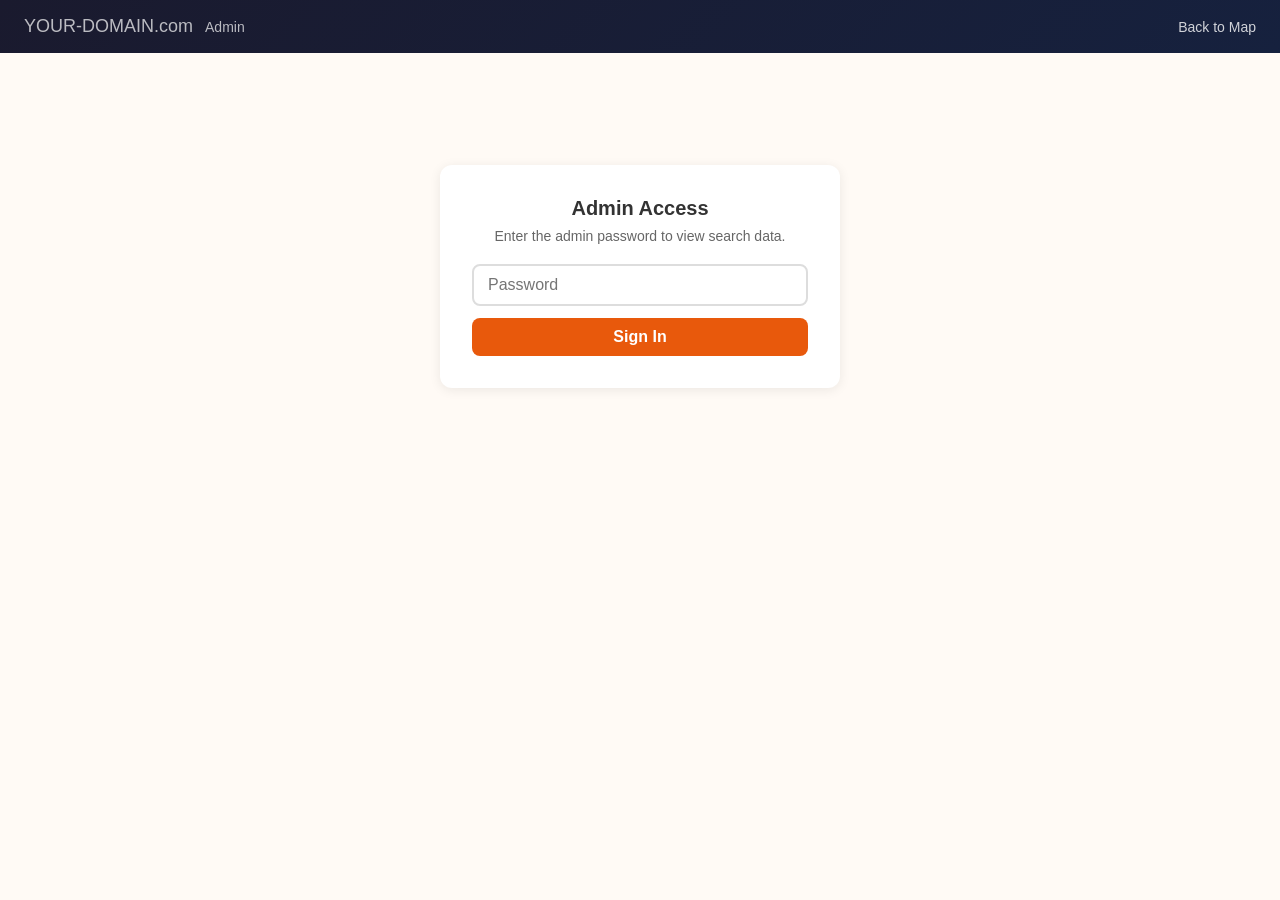
<file: admin/index.html>
<!doctype html>
<html lang="en">
  <head>
    <meta charset="UTF-8" />
    <meta name="viewport" content="width=device-width, initial-scale=1.0" />
    <title>Admin — SB Food Week 2026 Map</title>
    <link
      rel="icon"
      href="data:image/svg+xml,<svg xmlns='http://www.w3.org/2000/svg' viewBox='0 0 100 100'><text y='.9em' font-size='90'>🍽️</text></svg>"
    />
    <script src="../config.js"></script>
    <script src="../event-state.js"></script>
    <script>
      document.title = "Admin — " + THEME.eventName + " Map";
    </script>
    <style>
      :root {
        --orange: #e8590c;
        --cream: #fffaf5;
        --dark: #1a1a2e;
      }
      * {
        margin: 0;
        padding: 0;
        box-sizing: border-box;
      }
      body {
        font-family: -apple-system, BlinkMacSystemFont, "Segoe UI", Roboto,
          sans-serif;
        background: var(--cream);
        color: #333;
        min-height: 100vh;
      }
      header {
        background: linear-gradient(135deg, var(--dark), #16213e);
        color: #fff;
        padding: 16px 24px;
        display: flex;
        align-items: center;
        justify-content: space-between;
      }
      header h1 {
        font-size: 18px;
        font-weight: 700;
      }
      header h1 a {
        color: #fff;
        text-decoration: none;
      }
      .header-sub {
        font-size: 14px;
        opacity: 0.7;
        margin-left: 12px;
      }
      .header-left {
        display: flex;
        align-items: baseline;
      }
      .back-link {
        color: rgba(255, 255, 255, 0.8);
        text-decoration: none;
        font-size: 14px;
      }
      .back-link:hover {
        color: #fff;
      }
      main {
        max-width: 800px;
        margin: 0 auto;
        padding: 32px 20px;
      }

      /* Password gate */
      .auth-card {
        background: #fff;
        border-radius: 12px;
        padding: 32px;
        max-width: 400px;
        margin: 80px auto 0;
        box-shadow: 0 2px 12px rgba(0, 0, 0, 0.08);
        text-align: center;
      }
      .auth-card h2 {
        font-size: 20px;
        margin-bottom: 8px;
      }
      .auth-card p {
        color: #666;
        font-size: 14px;
        margin-bottom: 20px;
      }
      .auth-card input {
        width: 100%;
        padding: 10px 14px;
        border: 2px solid #ddd;
        border-radius: 8px;
        font-size: 16px;
        outline: none;
        transition: border-color 0.2s;
      }
      .auth-card input:focus {
        border-color: var(--orange);
      }
      .auth-card button {
        width: 100%;
        margin-top: 12px;
        padding: 10px;
        background: var(--orange);
        color: #fff;
        border: none;
        border-radius: 8px;
        font-size: 16px;
        font-weight: 600;
        cursor: pointer;
      }
      .auth-card button:hover {
        opacity: 0.9;
      }
      .auth-error {
        color: #d32f2f;
        font-size: 14px;
        margin-top: 12px;
        display: none;
      }

      /* Data view */
      .data-view {
        display: none;
      }
      .stat-total {
        font-size: 14px;
        color: #666;
        margin-bottom: 16px;
      }
      .stat-total strong {
        color: var(--orange);
        font-size: 18px;
      }
      table {
        width: 100%;
        border-collapse: collapse;
        background: #fff;
        border-radius: 12px;
        overflow: hidden;
        box-shadow: 0 2px 12px rgba(0, 0, 0, 0.08);
      }
      thead {
        background: var(--dark);
        color: #fff;
      }
      th {
        padding: 12px 16px;
        text-align: left;
        font-size: 13px;
        font-weight: 600;
        text-transform: uppercase;
        letter-spacing: 0.5px;
      }
      th.col-rank,
      td.col-rank {
        width: 50px;
        text-align: center;
      }
      th.col-count,
      td.col-count {
        width: 80px;
        text-align: right;
      }
      td {
        padding: 10px 16px;
        font-size: 14px;
        border-bottom: 1px solid #f0f0f0;
      }
      tr:last-child td {
        border-bottom: none;
      }
      tr:hover {
        background: #fef6ee;
      }
      .footer-note {
        text-align: center;
        color: #999;
        font-size: 13px;
        margin-top: 24px;
      }
      .section-title {
        margin: 36px 0 14px;
        font-size: 18px;
        font-weight: 700;
      }
      .section-title-first {
        margin-top: 8px;
      }
      tr.vp-mobile td {
        background: #f0faf7;
      }
      tr.vp-mobile:hover td {
        background: #e6f5ef;
      }
      .site-title { color: inherit; text-decoration: none; }
      .site-title:hover { text-decoration: underline; }
      .site-host { font-weight: 400; opacity: 0.7; }
      .site-path { font-weight: 700; }
      .brand-805 { color: var(--orange); font-weight: 700; }
    </style>
  </head>
  <body>
    <header>
      <div class="header-left">
        <h1><a id="pageTitle" href="../">SB Food Week 2026</a></h1>
        <span class="header-sub">Admin</span>
      </div>
      <a class="back-link" href="../">Back to Map</a>
    </header>

    <main>
      <div class="auth-card" id="authCard">
        <h2>Admin Access</h2>
        <p>Enter the admin password to view search data.</p>
        <form id="authForm">
          <input
            type="password"
            id="tokenInput"
            placeholder="Password"
            autocomplete="off"
          />
          <button type="submit">Sign In</button>
        </form>
        <div class="auth-error" id="authError">Invalid password. Try again.</div>
      </div>

      <div class="data-view" id="dataView">
        <h2 class="section-title section-title-first" id="viewportTitle" style="display: none">
          Screen Widths
        </h2>
        <p class="stat-total" id="viewportTotalRow" style="display: none">
          Total samples: <strong id="viewportTotal">—</strong>
        </p>
        <table id="viewportTable" style="display: none">
          <thead>
            <tr>
              <th>Screen Width</th>
              <th class="col-count">Visits</th>
              <th class="col-count">Share</th>
            </tr>
          </thead>
          <tbody id="viewportBody"></tbody>
        </table>
        <p class="footer-note" id="viewportNote" style="display: none">
          One sample per visit · all collected data · mobile widths shaded
        </p>

        <h2 class="section-title" id="sourceTitle" style="display: none">
          Traffic Sources
        </h2>
        <p class="stat-total" id="sourceTotalRow" style="display: none">
          Tagged visits: <strong id="sourceTotal">—</strong>
        </p>
        <table id="sourceTable" style="display: none">
          <thead>
            <tr>
              <th>Source</th>
              <th class="col-count">Visits</th>
              <th class="col-count">Share</th>
            </tr>
          </thead>
          <tbody id="sourceBody"></tbody>
        </table>
        <p class="footer-note" id="sourceNote" style="display: none">
          From the ?src= tag on inbound links (e.g. embed) · untagged visits not counted
        </p>

        <h2 class="section-title" id="uaTitle" style="display: none">
          Visitor Areas
        </h2>
        <table id="uaTable" style="display: none">
          <thead>
            <tr>
              <th>Neighborhood</th>
              <th class="col-count">Visitors</th>
              <th class="col-count">Share</th>
            </tr>
          </thead>
          <tbody id="uaBody"></tbody>
        </table>
        <p class="footer-note" id="uaNote" style="display: none">
          Where visitors are, from "use my location" — coarse neighborhood only
        </p>

        <h2 class="section-title" id="gvTitle" style="display: none">
          Geo Demand — Area → Restaurant
        </h2>
        <table id="gvTable" style="display: none">
          <thead>
            <tr>
              <th>Visitor area → restaurant</th>
              <th class="col-count">Views</th>
              <th class="col-count">Share</th>
            </tr>
          </thead>
          <tbody id="gvBody"></tbody>
        </table>
        <p class="footer-note" id="gvNote" style="display: none">
          Which restaurants located visitors look at, by their neighborhood —
          the "East Siders want Goleta" signal
        </p>

        <h2 class="section-title" id="drawerTitle" style="display: none">
          Drawer Engagement (mobile)
        </h2>
        <p class="stat-total" id="drawerTotalRow" style="display: none">
          Sessions that opened the drawer: <strong id="drawerTotal">—</strong>
        </p>
        <table id="drawerTable" style="display: none">
          <thead>
            <tr>
              <th>Reached</th>
              <th class="col-count">Sessions</th>
              <th class="col-count">Share</th>
            </tr>
          </thead>
          <tbody id="drawerBody"></tbody>
        </table>
        <p class="footer-note" id="drawerNote" style="display: none">
          First drawer expansion per session · phones only · low numbers mean the
          list/filters go unseen on mobile
        </p>

        <h2 class="section-title" id="faTitle" style="display: none">
          Filters — Neighborhoods
        </h2>
        <table id="faTable" style="display: none">
          <thead>
            <tr>
              <th>Neighborhood</th>
              <th class="col-count">Taps</th>
              <th class="col-count">Share</th>
            </tr>
          </thead>
          <tbody id="faBody"></tbody>
        </table>
        <p class="footer-note" id="faNote" style="display: none">
          Which areas people filter by — where the demand is
        </p>

        <h2 class="section-title" id="ftTitle" style="display: none">
          Filters — Dietary
        </h2>
        <table id="ftTable" style="display: none">
          <thead>
            <tr>
              <th>Dietary</th>
              <th class="col-count">Taps</th>
              <th class="col-count">Share</th>
            </tr>
          </thead>
          <tbody id="ftBody"></tbody>
        </table>
        <p class="footer-note" id="ftNote" style="display: none">
          Vegetarian / Gluten-Free filter usage
        </p>

        <h2 class="section-title" id="fhTitle" style="display: none">
          Filters — Time of Day
        </h2>
        <table id="fhTable" style="display: none">
          <thead>
            <tr>
              <th>Time</th>
              <th class="col-count">Taps</th>
              <th class="col-count">Share</th>
            </tr>
          </thead>
          <tbody id="fhBody"></tbody>
        </table>
        <p class="footer-note" id="fhNote" style="display: none">
          Open Now / Lunch / Dinner filter usage
        </p>

        <h2 class="section-title" id="shareTitle" style="display: none">
          Most Shared
        </h2>
        <table id="shareTable" style="display: none">
          <thead>
            <tr>
              <th>Restaurant</th>
              <th class="col-count">Shares</th>
              <th class="col-count">Share</th>
            </tr>
          </thead>
          <tbody id="shareBody"></tbody>
        </table>
        <p class="footer-note" id="shareNote" style="display: none">
          Spots people tapped Share on
        </p>

        <h2 class="section-title" id="dlTitle" style="display: none">
          Arrived via Shared Link
        </h2>
        <table id="dlTable" style="display: none">
          <thead>
            <tr>
              <th>Restaurant</th>
              <th class="col-count">Arrivals</th>
              <th class="col-count">Share</th>
            </tr>
          </thead>
          <tbody id="dlBody"></tbody>
        </table>
        <p class="footer-note" id="dlNote" style="display: none">
          Visits that landed on a restaurant via a shared deep-link — word of mouth
        </p>

        <h2 class="section-title">Search Queries</h2>
        <p class="stat-total">
          Total searches (last 7 days): <strong id="totalCount">—</strong>
        </p>
        <table>
          <thead>
            <tr>
              <th class="col-rank">#</th>
              <th>Search Query</th>
              <th class="col-count">Count</th>
            </tr>
          </thead>
          <tbody id="tableBody"></tbody>
        </table>
        <p class="footer-note">Last 7 days · Top 500 queries</p>

        <h2 class="section-title" id="emptyTitle" style="display: none">
          Empty Searches
        </h2>
        <p class="stat-total" id="emptyTotalRow" style="display: none">
          Searches with no results: <strong id="emptyTotal">—</strong>
        </p>
        <table id="emptyTable" style="display: none">
          <thead>
            <tr>
              <th>Query</th>
              <th class="col-count">Count</th>
              <th class="col-count">Share</th>
            </tr>
          </thead>
          <tbody id="emptyBody"></tbody>
        </table>
        <p class="footer-note" id="emptyNote" style="display: none">
          Searches that returned zero matches — missing spots, name mismatches,
          or features people expect
        </p>
      </div>
    </main>

    <script src="admin.js"></script>
  </body>
</html>
</file>
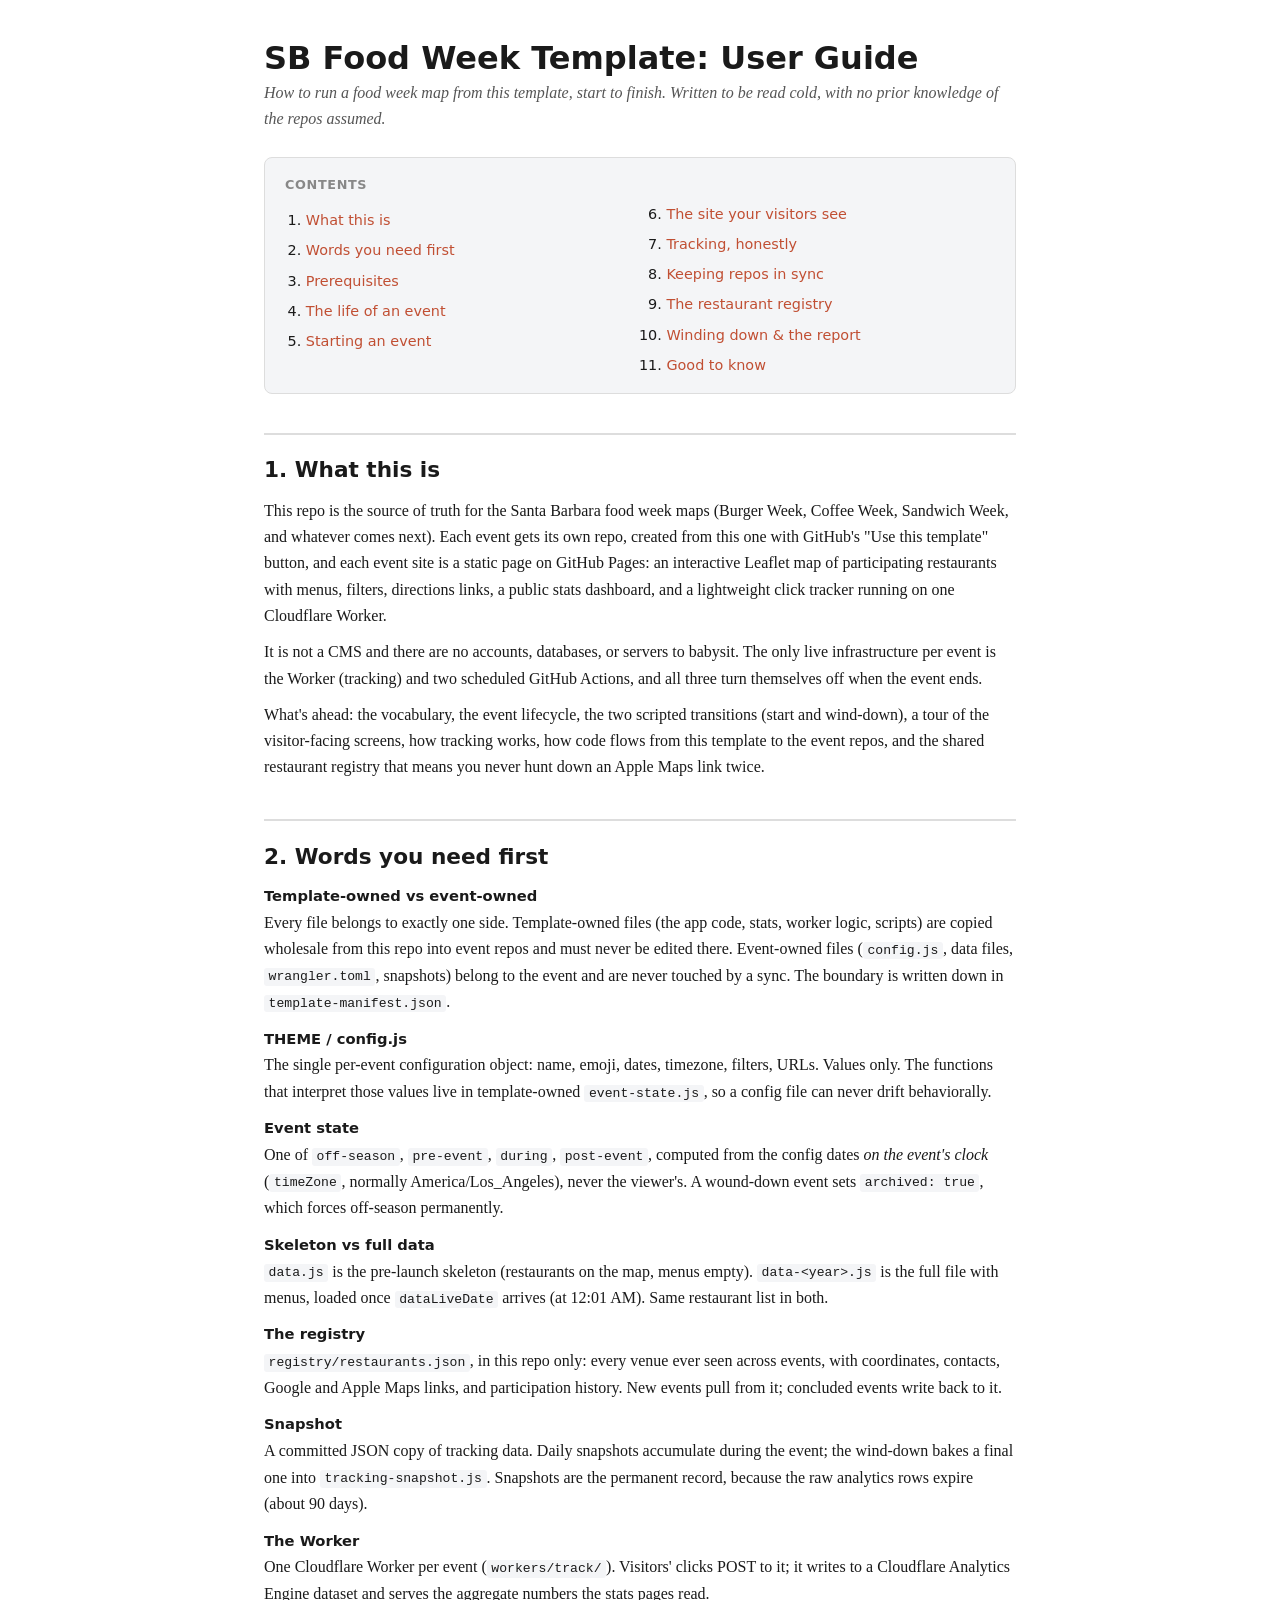
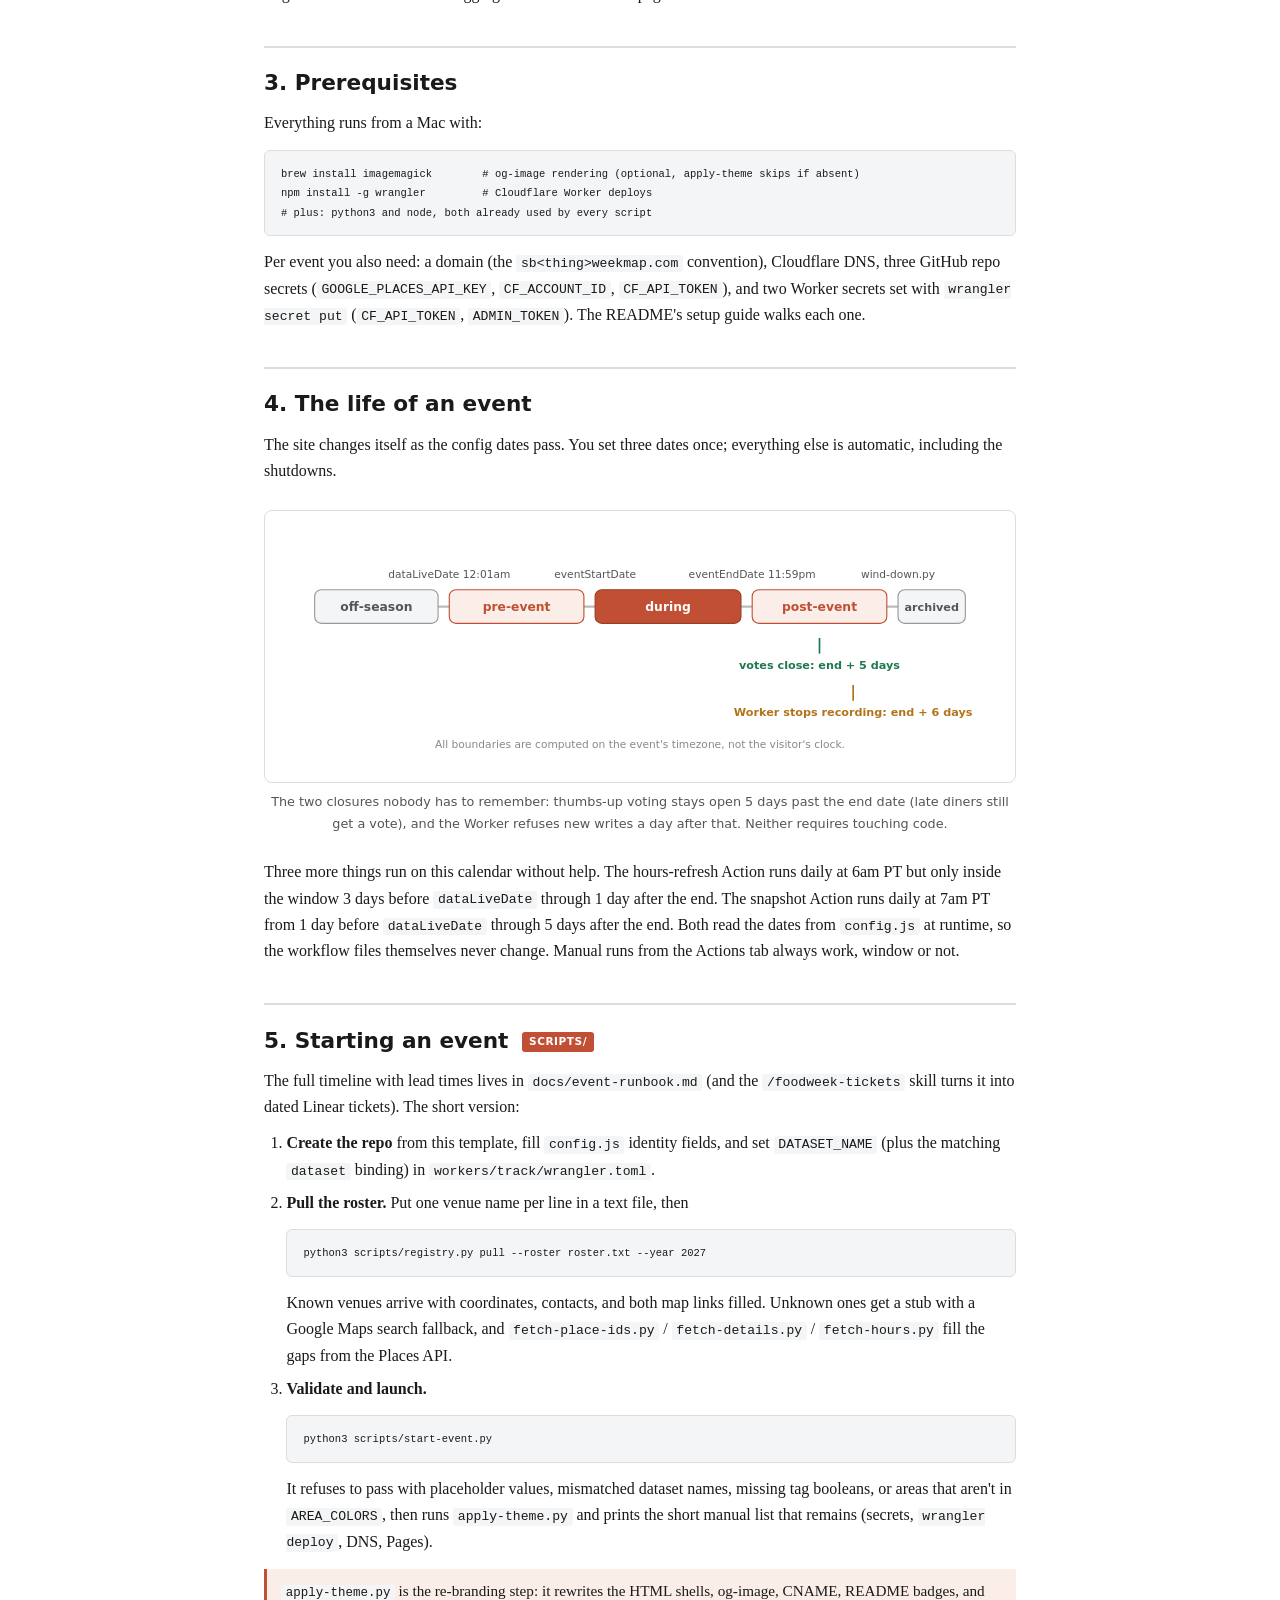
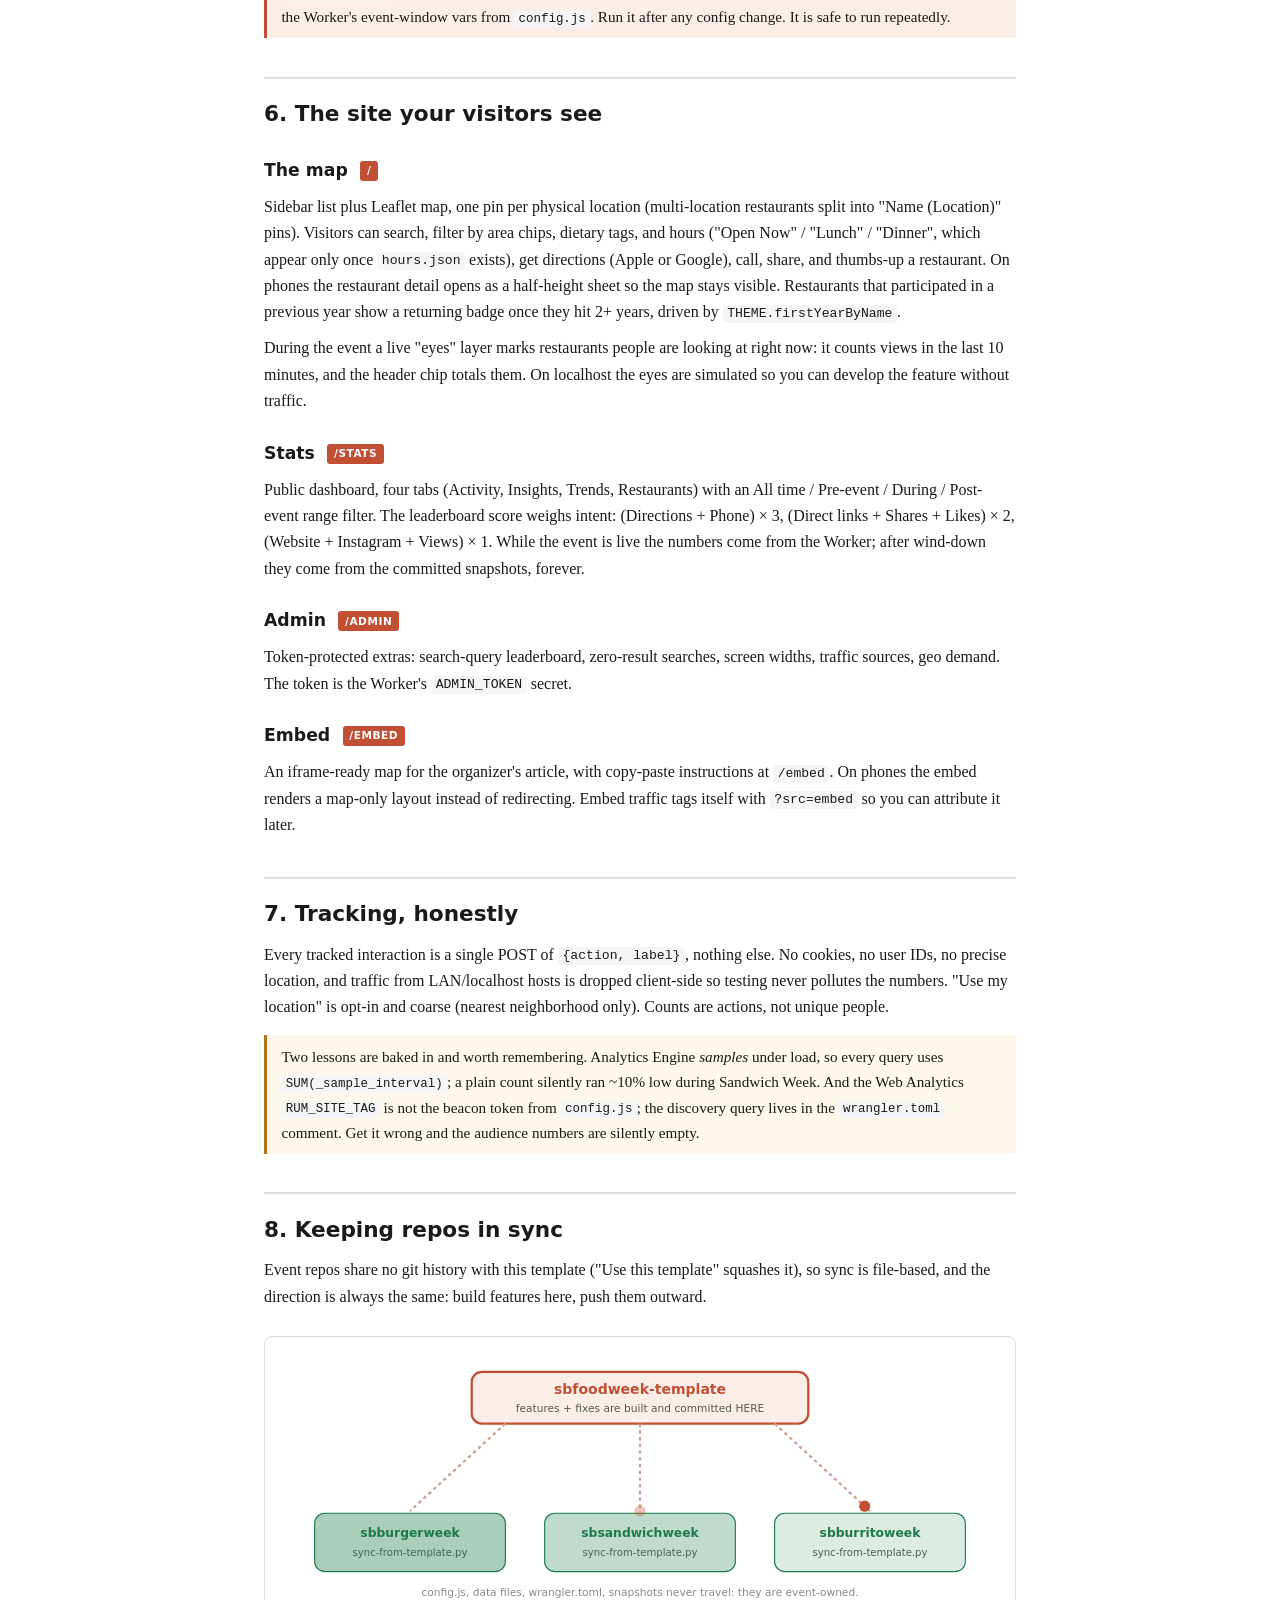
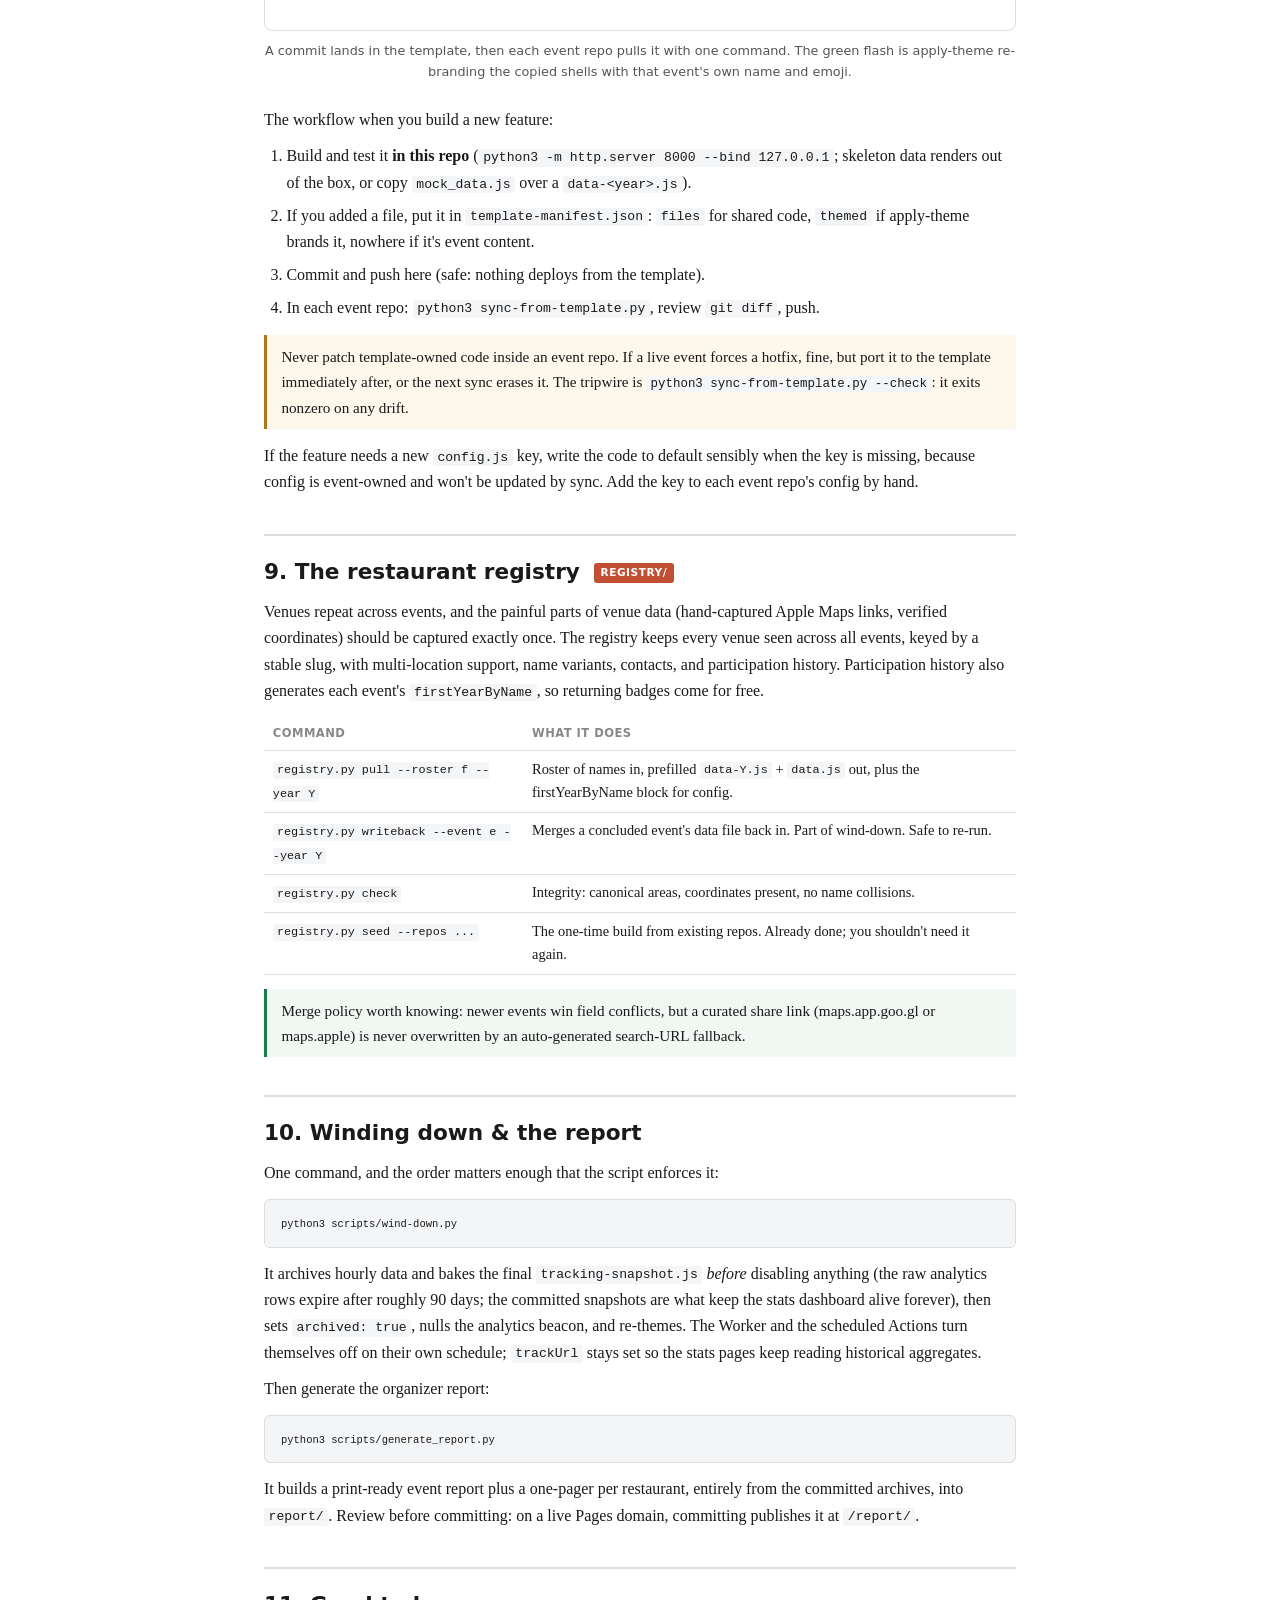
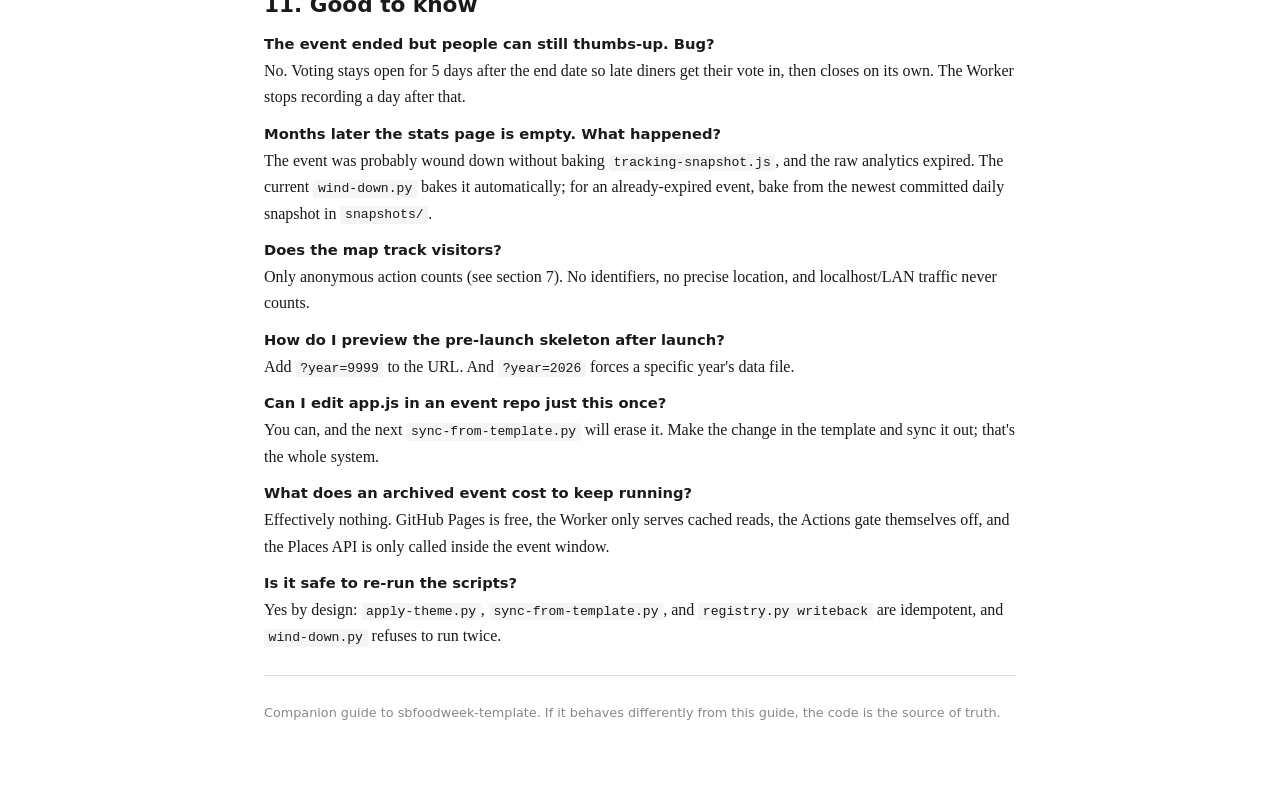
<file: docs/user-guide.html>
<!doctype html>
<html lang="en">
<head>
<meta charset="utf-8">
<meta name="viewport" content="width=device-width, initial-scale=1">
<title>SB Food Week Template: User Guide</title>
<style>
  :root {
    --ink:#1a1a1a; --mute:#555; --faint:#888; --rule:#ddd;
    --accent:#c14f33; --code:#f4f5f7; --warn:#b2741a; --ok:#1d7a4d;
    --callout:#fbeee9;
  }
  * { box-sizing:border-box; }
  body {
    font:16px/1.65 Georgia,"Iowan Old Style","Times New Roman",serif;
    color:var(--ink); max-width:50rem; margin:0 auto; padding:2.5rem 1.5rem 5rem;
  }
  h1,h2,h3,h4,th,.lbl,nav,.tag { font-family:-apple-system,BlinkMacSystemFont,"Segoe UI",system-ui,sans-serif; }
  h1 { font-size:2rem; margin:0 0 .2rem; line-height:1.15; }
  .subtitle { color:var(--mute); font-style:italic; margin:0 0 1.5rem; }
  h2 { font-size:1.35rem; margin:2.4rem 0 .6rem; padding-top:1.1rem; border-top:2px solid var(--rule); }
  h3 { font-size:1.08rem; margin:1.5rem 0 .35rem; }
  p { margin:.6rem 0; }
  ul,ol { margin:.5rem 0; padding-left:1.4rem; } li { margin:.4rem 0; }
  code { font-family:"SF Mono",ui-monospace,Menlo,monospace; font-size:.82em; background:var(--code); padding:.1em .35em; border-radius:3px; }
  pre { background:var(--code); border:1px solid var(--rule); border-radius:6px; padding:.85rem 1rem; overflow-x:auto; font-size:.8rem; line-height:1.5; font-family:"SF Mono",ui-monospace,Menlo,monospace; }
  pre code { background:none; padding:0; }
  table { border-collapse:collapse; width:100%; margin:.8rem 0; font-size:.9rem; }
  th,td { text-align:left; padding:.42rem .55rem; border-bottom:1px solid var(--rule); vertical-align:top; }
  th { font-size:.72rem; text-transform:uppercase; letter-spacing:.04em; color:var(--faint); }
  .note { border-left:3px solid var(--accent); background:var(--callout); padding:.55rem .9rem; margin:.9rem 0; font-size:.95rem; }
  .warn { border-left:3px solid var(--warn); background:#fdf7ec; padding:.55rem .9rem; margin:.9rem 0; font-size:.95rem; }
  .ok { border-left:3px solid var(--ok); background:#f1f8f3; padding:.55rem .9rem; margin:.9rem 0; font-size:.95rem; }
  nav { background:var(--code); border:1px solid var(--rule); border-radius:8px; padding:1rem 1.25rem; margin:1.5rem 0 2rem; font-size:.9rem; }
  nav h2 { border:none; padding:0; margin:0 0 .5rem; font-size:.8rem; text-transform:uppercase; letter-spacing:.05em; color:var(--faint); }
  nav ol { margin:0; padding-left:1.3rem; columns:2; column-gap:2rem; }
  nav a { color:var(--accent); text-decoration:none; }
  nav a:hover { text-decoration:underline; }
  .tag { display:inline-block; font-size:.66rem; text-transform:uppercase; letter-spacing:.05em; background:var(--accent); color:#fff; padding:.08rem .42rem; border-radius:3px; vertical-align:middle; margin-left:.4rem; }
  .defn { margin:.5rem 0; }
  .defn dt { font-family:-apple-system,system-ui,sans-serif; font-weight:600; font-size:.92rem; }
  .defn dd { margin:.1rem 0 .7rem; color:var(--ink); }
  hr.soft { border:none; border-top:1px solid var(--rule); margin:1.6rem 0; }
  figure { margin:1.6rem 0; }
  figure .diagram { border:1px solid var(--rule); border-radius:8px; padding:1.1rem 1rem; background:#fff; }
  figure svg { display:block; max-width:100%; height:auto; margin:0 auto; }
  figcaption { font-family:-apple-system,system-ui,sans-serif; font-size:.8rem; color:var(--mute); margin-top:.55rem; text-align:center; }
  .svg-label { font-family:-apple-system,"Segoe UI",system-ui,sans-serif; }
  .updated { color:var(--faint); font-size:.8rem; font-family:-apple-system,system-ui,sans-serif; }
  @media print {
    body { max-width:none; font-size:11.5pt; }
    nav { break-inside:avoid; }
    h2 { break-after:avoid; }
    table,.note,.warn,.ok,figure { break-inside:avoid; }
    a { color:inherit; text-decoration:none; }
  }
</style>
</head>
<body>

<h1>SB Food Week Template: User Guide</h1>
<p class="subtitle">How to run a food week map from this template, start to finish. Written to be read cold, with no prior knowledge of the repos assumed.</p>

<nav>
  <h2>Contents</h2>
  <ol>
    <li><a href="#what">What this is</a></li>
    <li><a href="#vocab">Words you need first</a></li>
    <li><a href="#prereqs">Prerequisites</a></li>
    <li><a href="#lifecycle">The life of an event</a></li>
    <li><a href="#start">Starting an event</a></li>
    <li><a href="#site">The site your visitors see</a></li>
    <li><a href="#tracking">Tracking, honestly</a></li>
    <li><a href="#sync">Keeping repos in sync</a></li>
    <li><a href="#registry">The restaurant registry</a></li>
    <li><a href="#winddown">Winding down &amp; the report</a></li>
    <li><a href="#faq">Good to know</a></li>
  </ol>
</nav>

<h2 id="what">1. What this is</h2>
<p>This repo is the source of truth for the Santa Barbara food week maps (Burger Week, Coffee Week, Sandwich Week, and whatever comes next). Each event gets its own repo, created from this one with GitHub's "Use this template" button, and each event site is a static page on GitHub Pages: an interactive Leaflet map of participating restaurants with menus, filters, directions links, a public stats dashboard, and a lightweight click tracker running on one Cloudflare Worker.</p>
<p>It is not a CMS and there are no accounts, databases, or servers to babysit. The only live infrastructure per event is the Worker (tracking) and two scheduled GitHub Actions, and all three turn themselves off when the event ends.</p>
<p>What's ahead: the vocabulary, the event lifecycle, the two scripted transitions (start and wind-down), a tour of the visitor-facing screens, how tracking works, how code flows from this template to the event repos, and the shared restaurant registry that means you never hunt down an Apple Maps link twice.</p>

<h2 id="vocab">2. Words you need first</h2>
<dl class="defn">
  <dt>Template-owned vs event-owned</dt>
  <dd>Every file belongs to exactly one side. Template-owned files (the app code, stats, worker logic, scripts) are copied wholesale from this repo into event repos and must never be edited there. Event-owned files (<code>config.js</code>, data files, <code>wrangler.toml</code>, snapshots) belong to the event and are never touched by a sync. The boundary is written down in <code>template-manifest.json</code>.</dd>
  <dt>THEME / config.js</dt>
  <dd>The single per-event configuration object: name, emoji, dates, timezone, filters, URLs. Values only. The functions that interpret those values live in template-owned <code>event-state.js</code>, so a config file can never drift behaviorally.</dd>
  <dt>Event state</dt>
  <dd>One of <code>off-season</code>, <code>pre-event</code>, <code>during</code>, <code>post-event</code>, computed from the config dates <em>on the event's clock</em> (<code>timeZone</code>, normally America/Los_Angeles), never the viewer's. A wound-down event sets <code>archived: true</code>, which forces off-season permanently.</dd>
  <dt>Skeleton vs full data</dt>
  <dd><code>data.js</code> is the pre-launch skeleton (restaurants on the map, menus empty). <code>data-&lt;year&gt;.js</code> is the full file with menus, loaded once <code>dataLiveDate</code> arrives (at 12:01 AM). Same restaurant list in both.</dd>
  <dt>The registry</dt>
  <dd><code>registry/restaurants.json</code>, in this repo only: every venue ever seen across events, with coordinates, contacts, Google and Apple Maps links, and participation history. New events pull from it; concluded events write back to it.</dd>
  <dt>Snapshot</dt>
  <dd>A committed JSON copy of tracking data. Daily snapshots accumulate during the event; the wind-down bakes a final one into <code>tracking-snapshot.js</code>. Snapshots are the permanent record, because the raw analytics rows expire (about 90 days).</dd>
  <dt>The Worker</dt>
  <dd>One Cloudflare Worker per event (<code>workers/track/</code>). Visitors' clicks POST to it; it writes to a Cloudflare Analytics Engine dataset and serves the aggregate numbers the stats pages read.</dd>
</dl>

<h2 id="prereqs">3. Prerequisites</h2>
<p>Everything runs from a Mac with:</p>
<pre><code>brew install imagemagick        # og-image rendering (optional, apply-theme skips if absent)
npm install -g wrangler         # Cloudflare Worker deploys
# plus: python3 and node, both already used by every script</code></pre>
<p>Per event you also need: a domain (the <code>sb&lt;thing&gt;weekmap.com</code> convention), Cloudflare DNS, three GitHub repo secrets (<code>GOOGLE_PLACES_API_KEY</code>, <code>CF_ACCOUNT_ID</code>, <code>CF_API_TOKEN</code>), and two Worker secrets set with <code>wrangler secret put</code> (<code>CF_API_TOKEN</code>, <code>ADMIN_TOKEN</code>). The README's setup guide walks each one.</p>

<h2 id="lifecycle">4. The life of an event</h2>
<p>The site changes itself as the config dates pass. You set three dates once; everything else is automatic, including the shutdowns.</p>

<figure>
  <div class="diagram">
  <svg viewBox="0 0 640 210" role="img" aria-label="Timeline of an event: off-season, then pre-event at the data live date, during between start and end, post-event with a five day voting grace window, then archived. Automatic gates hang below the timeline.">
    <line x1="30" y1="70" x2="610" y2="70" stroke="#bbb" stroke-width="2"/>
    <rect x="30" y="55" width="110" height="30" rx="6" fill="#f4f5f7" stroke="#999"/>
    <text x="85" y="74" text-anchor="middle" class="svg-label" font-size="11" font-weight="700" fill="#555">off-season</text>
    <rect x="150" y="55" width="120" height="30" rx="6" fill="#fbeee9" stroke="#c14f33"/>
    <text x="210" y="74" text-anchor="middle" class="svg-label" font-size="11" font-weight="700" fill="#c14f33">pre-event</text>
    <rect x="280" y="55" width="130" height="30" rx="6" fill="#c14f33" stroke="#9c3d26"/>
    <text x="345" y="74" text-anchor="middle" class="svg-label" font-size="11" font-weight="800" fill="#fff">during</text>
    <rect x="420" y="55" width="120" height="30" rx="6" fill="#fbeee9" stroke="#c14f33"/>
    <text x="480" y="74" text-anchor="middle" class="svg-label" font-size="11" font-weight="700" fill="#c14f33">post-event</text>
    <rect x="550" y="55" width="60" height="30" rx="6" fill="#f4f5f7" stroke="#999"/>
    <text x="580" y="74" text-anchor="middle" class="svg-label" font-size="10" font-weight="700" fill="#555">archived</text>
    <text x="150" y="45" text-anchor="middle" class="svg-label" font-size="9.5" fill="#555">dataLiveDate 12:01am</text>
    <text x="280" y="45" text-anchor="middle" class="svg-label" font-size="9.5" fill="#555">eventStartDate</text>
    <text x="420" y="45" text-anchor="middle" class="svg-label" font-size="9.5" fill="#555">eventEndDate 11:59pm</text>
    <text x="550" y="45" text-anchor="middle" class="svg-label" font-size="9.5" fill="#555">wind-down.py</text>
    <line x1="480" y1="98" x2="480" y2="112" stroke="#1d7a4d" stroke-width="1.5"/>
    <text x="480" y="126" text-anchor="middle" class="svg-label" font-size="10" font-weight="700" fill="#1d7a4d">votes close: end + 5 days</text>
    <line x1="510" y1="140" x2="510" y2="154" stroke="#b2741a" stroke-width="1.5"/>
    <text x="510" y="168" text-anchor="middle" class="svg-label" font-size="10" font-weight="700" fill="#b2741a">Worker stops recording: end + 6 days</text>
    <text x="320" y="196" text-anchor="middle" class="svg-label" font-size="9.5" fill="#888">All boundaries are computed on the event's timezone, not the visitor's clock.</text>
  </svg>
  </div>
  <figcaption>The two closures nobody has to remember: thumbs-up voting stays open 5 days past the end date (late diners still get a vote), and the Worker refuses new writes a day after that. Neither requires touching code.</figcaption>
</figure>

<p>Three more things run on this calendar without help. The hours-refresh Action runs daily at 6am PT but only inside the window 3 days before <code>dataLiveDate</code> through 1 day after the end. The snapshot Action runs daily at 7am PT from 1 day before <code>dataLiveDate</code> through 5 days after the end. Both read the dates from <code>config.js</code> at runtime, so the workflow files themselves never change. Manual runs from the Actions tab always work, window or not.</p>

<h2 id="start">5. Starting an event <span class="tag">scripts/</span></h2>
<p>The full timeline with lead times lives in <code>docs/event-runbook.md</code> (and the <code>/foodweek-tickets</code> skill turns it into dated Linear tickets). The short version:</p>
<ol>
  <li><strong>Create the repo</strong> from this template, fill <code>config.js</code> identity fields, and set <code>DATASET_NAME</code> (plus the matching <code>dataset</code> binding) in <code>workers/track/wrangler.toml</code>.</li>
  <li><strong>Pull the roster.</strong> Put one venue name per line in a text file, then
    <pre><code>python3 scripts/registry.py pull --roster roster.txt --year 2027</code></pre>
    Known venues arrive with coordinates, contacts, and both map links filled. Unknown ones get a stub with a Google Maps search fallback, and <code>fetch-place-ids.py</code> / <code>fetch-details.py</code> / <code>fetch-hours.py</code> fill the gaps from the Places API.</li>
  <li><strong>Validate and launch.</strong>
    <pre><code>python3 scripts/start-event.py</code></pre>
    It refuses to pass with placeholder values, mismatched dataset names, missing tag booleans, or areas that aren't in <code>AREA_COLORS</code>, then runs <code>apply-theme.py</code> and prints the short manual list that remains (secrets, <code>wrangler deploy</code>, DNS, Pages).</li>
</ol>
<div class="note"><code>apply-theme.py</code> is the re-branding step: it rewrites the HTML shells, og-image, CNAME, README badges, and the Worker's event-window vars from <code>config.js</code>. Run it after any config change. It is safe to run repeatedly.</div>

<h2 id="site">6. The site your visitors see</h2>
<h3>The map <span class="tag alt">/</span></h3>
<p>Sidebar list plus Leaflet map, one pin per physical location (multi-location restaurants split into "Name (Location)" pins). Visitors can search, filter by area chips, dietary tags, and hours ("Open Now" / "Lunch" / "Dinner", which appear only once <code>hours.json</code> exists), get directions (Apple or Google), call, share, and thumbs-up a restaurant. On phones the restaurant detail opens as a half-height sheet so the map stays visible. Restaurants that participated in a previous year show a returning badge once they hit 2+ years, driven by <code>THEME.firstYearByName</code>.</p>
<p>During the event a live "eyes" layer marks restaurants people are looking at right now: it counts views in the last 10 minutes, and the header chip totals them. On localhost the eyes are simulated so you can develop the feature without traffic.</p>
<h3>Stats <span class="tag alt">/stats</span></h3>
<p>Public dashboard, four tabs (Activity, Insights, Trends, Restaurants) with an All time / Pre-event / During / Post-event range filter. The leaderboard score weighs intent: (Directions + Phone) &times; 3, (Direct links + Shares + Likes) &times; 2, (Website + Instagram + Views) &times; 1. While the event is live the numbers come from the Worker; after wind-down they come from the committed snapshots, forever.</p>
<h3>Admin <span class="tag alt">/admin</span></h3>
<p>Token-protected extras: search-query leaderboard, zero-result searches, screen widths, traffic sources, geo demand. The token is the Worker's <code>ADMIN_TOKEN</code> secret.</p>
<h3>Embed <span class="tag alt">/embed</span></h3>
<p>An iframe-ready map for the organizer's article, with copy-paste instructions at <code>/embed</code>. On phones the embed renders a map-only layout instead of redirecting. Embed traffic tags itself with <code>?src=embed</code> so you can attribute it later.</p>

<h2 id="tracking">7. Tracking, honestly</h2>
<p>Every tracked interaction is a single POST of <code>{action, label}</code>, nothing else. No cookies, no user IDs, no precise location, and traffic from LAN/localhost hosts is dropped client-side so testing never pollutes the numbers. "Use my location" is opt-in and coarse (nearest neighborhood only). Counts are actions, not unique people.</p>
<div class="warn">Two lessons are baked in and worth remembering. Analytics Engine <em>samples</em> under load, so every query uses <code>SUM(_sample_interval)</code>; a plain count silently ran ~10% low during Sandwich Week. And the Web Analytics <code>RUM_SITE_TAG</code> is not the beacon token from <code>config.js</code>; the discovery query lives in the <code>wrangler.toml</code> comment. Get it wrong and the audience numbers are silently empty.</div>

<h2 id="sync">8. Keeping repos in sync</h2>
<p>Event repos share no git history with this template ("Use this template" squashes it), so sync is file-based, and the direction is always the same: build features here, push them outward.</p>

<figure>
  <div class="diagram">
  <svg viewBox="0 0 640 230" role="img" aria-label="The template repo at the top syncs template-owned files down to the event repos, which re-brand them from their own config. The frozen state shows the template above three event repos with arrows down.">
    <rect x="170" y="16" width="300" height="46" rx="9" fill="#fbeee9" stroke="#c14f33" stroke-width="2"/>
    <text x="320" y="36" text-anchor="middle" class="svg-label" font-size="12.5" font-weight="800" fill="#c14f33">sbfoodweek-template</text>
    <text x="320" y="52" text-anchor="middle" class="svg-label" font-size="9.5" fill="#555">features + fixes are built and committed HERE</text>
    <line x1="200" y1="62" x2="115" y2="140" stroke="#c9a08f" stroke-width="2" stroke-dasharray="3 3"/>
    <line x1="320" y1="62" x2="320" y2="140" stroke="#c9a08f" stroke-width="2" stroke-dasharray="3 3"/>
    <line x1="440" y1="62" x2="525" y2="140" stroke="#c9a08f" stroke-width="2" stroke-dasharray="3 3"/>
    <rect x="30" y="142" width="170" height="52" rx="9" fill="#f1f8f3" stroke="#1d7a4d"/>
    <text x="115" y="163" text-anchor="middle" class="svg-label" font-size="11" font-weight="700" fill="#1d7a4d">sbburgerweek</text>
    <text x="115" y="180" text-anchor="middle" class="svg-label" font-size="9" fill="#555">sync-from-template.py</text>
    <rect x="235" y="142" width="170" height="52" rx="9" fill="#f1f8f3" stroke="#1d7a4d"/>
    <text x="320" y="163" text-anchor="middle" class="svg-label" font-size="11" font-weight="700" fill="#1d7a4d">sbsandwichweek</text>
    <text x="320" y="180" text-anchor="middle" class="svg-label" font-size="9" fill="#555">sync-from-template.py</text>
    <rect x="440" y="142" width="170" height="52" rx="9" fill="#f1f8f3" stroke="#1d7a4d"/>
    <text x="525" y="163" text-anchor="middle" class="svg-label" font-size="11" font-weight="700" fill="#1d7a4d">sbburritoweek</text>
    <text x="525" y="180" text-anchor="middle" class="svg-label" font-size="9" fill="#555">sync-from-template.py</text>
    <text x="320" y="216" text-anchor="middle" class="svg-label" font-size="9.5" fill="#888">config.js, data files, wrangler.toml, snapshots never travel: they are event-owned.</text>
    <rect x="30" y="142" width="170" height="52" rx="9" fill="#1d7a4d" opacity="0">
      <animate attributeName="opacity" dur="5s" repeatCount="indefinite" values="0;0;0.35;0;0;0" keyTimes="0;0.32;0.42;0.55;0.99;1"/>
    </rect>
    <rect x="235" y="142" width="170" height="52" rx="9" fill="#1d7a4d" opacity="0">
      <animate attributeName="opacity" dur="5s" repeatCount="indefinite" values="0;0;0.35;0;0;0" keyTimes="0;0.36;0.46;0.59;0.99;1"/>
    </rect>
    <rect x="440" y="142" width="170" height="52" rx="9" fill="#1d7a4d" opacity="0">
      <animate attributeName="opacity" dur="5s" repeatCount="indefinite" values="0;0;0.35;0;0;0" keyTimes="0;0.40;0.50;0.63;0.99;1"/>
    </rect>
    <circle cx="320" cy="16" r="5" fill="none" stroke="#c14f33" stroke-width="2" opacity="0">
      <animate attributeName="r" dur="5s" repeatCount="indefinite" values="5;22;22" keyTimes="0;0.14;1"/>
      <animate attributeName="opacity" dur="5s" repeatCount="indefinite" values="0.9;0;0" keyTimes="0;0.14;1"/>
    </circle>
    <circle r="5" fill="#c14f33" opacity="0">
      <animateMotion dur="5s" repeatCount="indefinite" path="M200,62 L115,140" keyPoints="0;0;1;1" keyTimes="0;0.12;0.36;1" calcMode="linear"/>
      <animate attributeName="opacity" dur="5s" repeatCount="indefinite" values="0;1;1;0;0" keyTimes="0;0.12;0.36;0.4;1"/>
    </circle>
    <circle r="5" fill="#c14f33" opacity="0">
      <animateMotion dur="5s" repeatCount="indefinite" path="M320,62 L320,140" keyPoints="0;0;1;1" keyTimes="0;0.16;0.40;1" calcMode="linear"/>
      <animate attributeName="opacity" dur="5s" repeatCount="indefinite" values="0;1;1;0;0" keyTimes="0;0.16;0.40;0.44;1"/>
    </circle>
    <circle r="5" fill="#c14f33" opacity="0">
      <animateMotion dur="5s" repeatCount="indefinite" path="M440,62 L525,140" keyPoints="0;0;1;1" keyTimes="0;0.20;0.44;1" calcMode="linear"/>
      <animate attributeName="opacity" dur="5s" repeatCount="indefinite" values="0;1;1;0;0" keyTimes="0;0.20;0.44;0.48;1"/>
    </circle>
  </svg>
  </div>
  <figcaption>A commit lands in the template, then each event repo pulls it with one command. The green flash is apply-theme re-branding the copied shells with that event's own name and emoji.</figcaption>
</figure>

<p>The workflow when you build a new feature:</p>
<ol>
  <li>Build and test it <strong>in this repo</strong> (<code>python3 -m http.server 8000 --bind 127.0.0.1</code>; skeleton data renders out of the box, or copy <code>mock_data.js</code> over a <code>data-&lt;year&gt;.js</code>).</li>
  <li>If you added a file, put it in <code>template-manifest.json</code>: <code>files</code> for shared code, <code>themed</code> if apply-theme brands it, nowhere if it's event content.</li>
  <li>Commit and push here (safe: nothing deploys from the template).</li>
  <li>In each event repo: <code>python3 sync-from-template.py</code>, review <code>git diff</code>, push.</li>
</ol>
<div class="warn">Never patch template-owned code inside an event repo. If a live event forces a hotfix, fine, but port it to the template immediately after, or the next sync erases it. The tripwire is <code>python3 sync-from-template.py --check</code>: it exits nonzero on any drift.</div>
<p>If the feature needs a new <code>config.js</code> key, write the code to default sensibly when the key is missing, because config is event-owned and won't be updated by sync. Add the key to each event repo's config by hand.</p>

<h2 id="registry">9. The restaurant registry <span class="tag">registry/</span></h2>
<p>Venues repeat across events, and the painful parts of venue data (hand-captured Apple Maps links, verified coordinates) should be captured exactly once. The registry keeps every venue seen across all events, keyed by a stable slug, with multi-location support, name variants, contacts, and participation history. Participation history also generates each event's <code>firstYearByName</code>, so returning badges come for free.</p>
<table>
  <thead><tr><th>Command</th><th>What it does</th></tr></thead>
  <tbody>
    <tr><td><code>registry.py pull --roster f --year Y</code></td><td>Roster of names in, prefilled <code>data-Y.js</code> + <code>data.js</code> out, plus the firstYearByName block for config.</td></tr>
    <tr><td><code>registry.py writeback --event e --year Y</code></td><td>Merges a concluded event's data file back in. Part of wind-down. Safe to re-run.</td></tr>
    <tr><td><code>registry.py check</code></td><td>Integrity: canonical areas, coordinates present, no name collisions.</td></tr>
    <tr><td><code>registry.py seed --repos ...</code></td><td>The one-time build from existing repos. Already done; you shouldn't need it again.</td></tr>
  </tbody>
</table>
<div class="ok">Merge policy worth knowing: newer events win field conflicts, but a curated share link (maps.app.goo.gl or maps.apple) is never overwritten by an auto-generated search-URL fallback.</div>

<h2 id="winddown">10. Winding down &amp; the report</h2>
<p>One command, and the order matters enough that the script enforces it:</p>
<pre><code>python3 scripts/wind-down.py</code></pre>
<p>It archives hourly data and bakes the final <code>tracking-snapshot.js</code> <em>before</em> disabling anything (the raw analytics rows expire after roughly 90 days; the committed snapshots are what keep the stats dashboard alive forever), then sets <code>archived: true</code>, nulls the analytics beacon, and re-themes. The Worker and the scheduled Actions turn themselves off on their own schedule; <code>trackUrl</code> stays set so the stats pages keep reading historical aggregates.</p>
<p>Then generate the organizer report:</p>
<pre><code>python3 scripts/generate_report.py</code></pre>
<p>It builds a print-ready event report plus a one-pager per restaurant, entirely from the committed archives, into <code>report/</code>. Review before committing: on a live Pages domain, committing publishes it at <code>/report/</code>.</p>

<h2 id="faq">11. Good to know</h2>
<dl class="defn">
  <dt>The event ended but people can still thumbs-up. Bug?</dt>
  <dd>No. Voting stays open for 5 days after the end date so late diners get their vote in, then closes on its own. The Worker stops recording a day after that.</dd>
  <dt>Months later the stats page is empty. What happened?</dt>
  <dd>The event was probably wound down without baking <code>tracking-snapshot.js</code>, and the raw analytics expired. The current <code>wind-down.py</code> bakes it automatically; for an already-expired event, bake from the newest committed daily snapshot in <code>snapshots/</code>.</dd>
  <dt>Does the map track visitors?</dt>
  <dd>Only anonymous action counts (see section 7). No identifiers, no precise location, and localhost/LAN traffic never counts.</dd>
  <dt>How do I preview the pre-launch skeleton after launch?</dt>
  <dd>Add <code>?year=9999</code> to the URL. And <code>?year=2026</code> forces a specific year's data file.</dd>
  <dt>Can I edit app.js in an event repo just this once?</dt>
  <dd>You can, and the next <code>sync-from-template.py</code> will erase it. Make the change in the template and sync it out; that's the whole system.</dd>
  <dt>What does an archived event cost to keep running?</dt>
  <dd>Effectively nothing. GitHub Pages is free, the Worker only serves cached reads, the Actions gate themselves off, and the Places API is only called inside the event window.</dd>
  <dt>Is it safe to re-run the scripts?</dt>
  <dd>Yes by design: <code>apply-theme.py</code>, <code>sync-from-template.py</code>, and <code>registry.py writeback</code> are idempotent, and <code>wind-down.py</code> refuses to run twice.</dd>
</dl>

<hr class="soft">
<p class="updated">Companion guide to sbfoodweek-template. If it behaves differently from this guide, the code is the source of truth.</p>

<script>
  if (window.matchMedia && matchMedia('(prefers-reduced-motion: reduce)').matches) {
    document.querySelectorAll('svg').forEach(function (s) { if (s.pauseAnimations) s.pauseAnimations(); });
  }
</script>

</body>
</html>
</file>
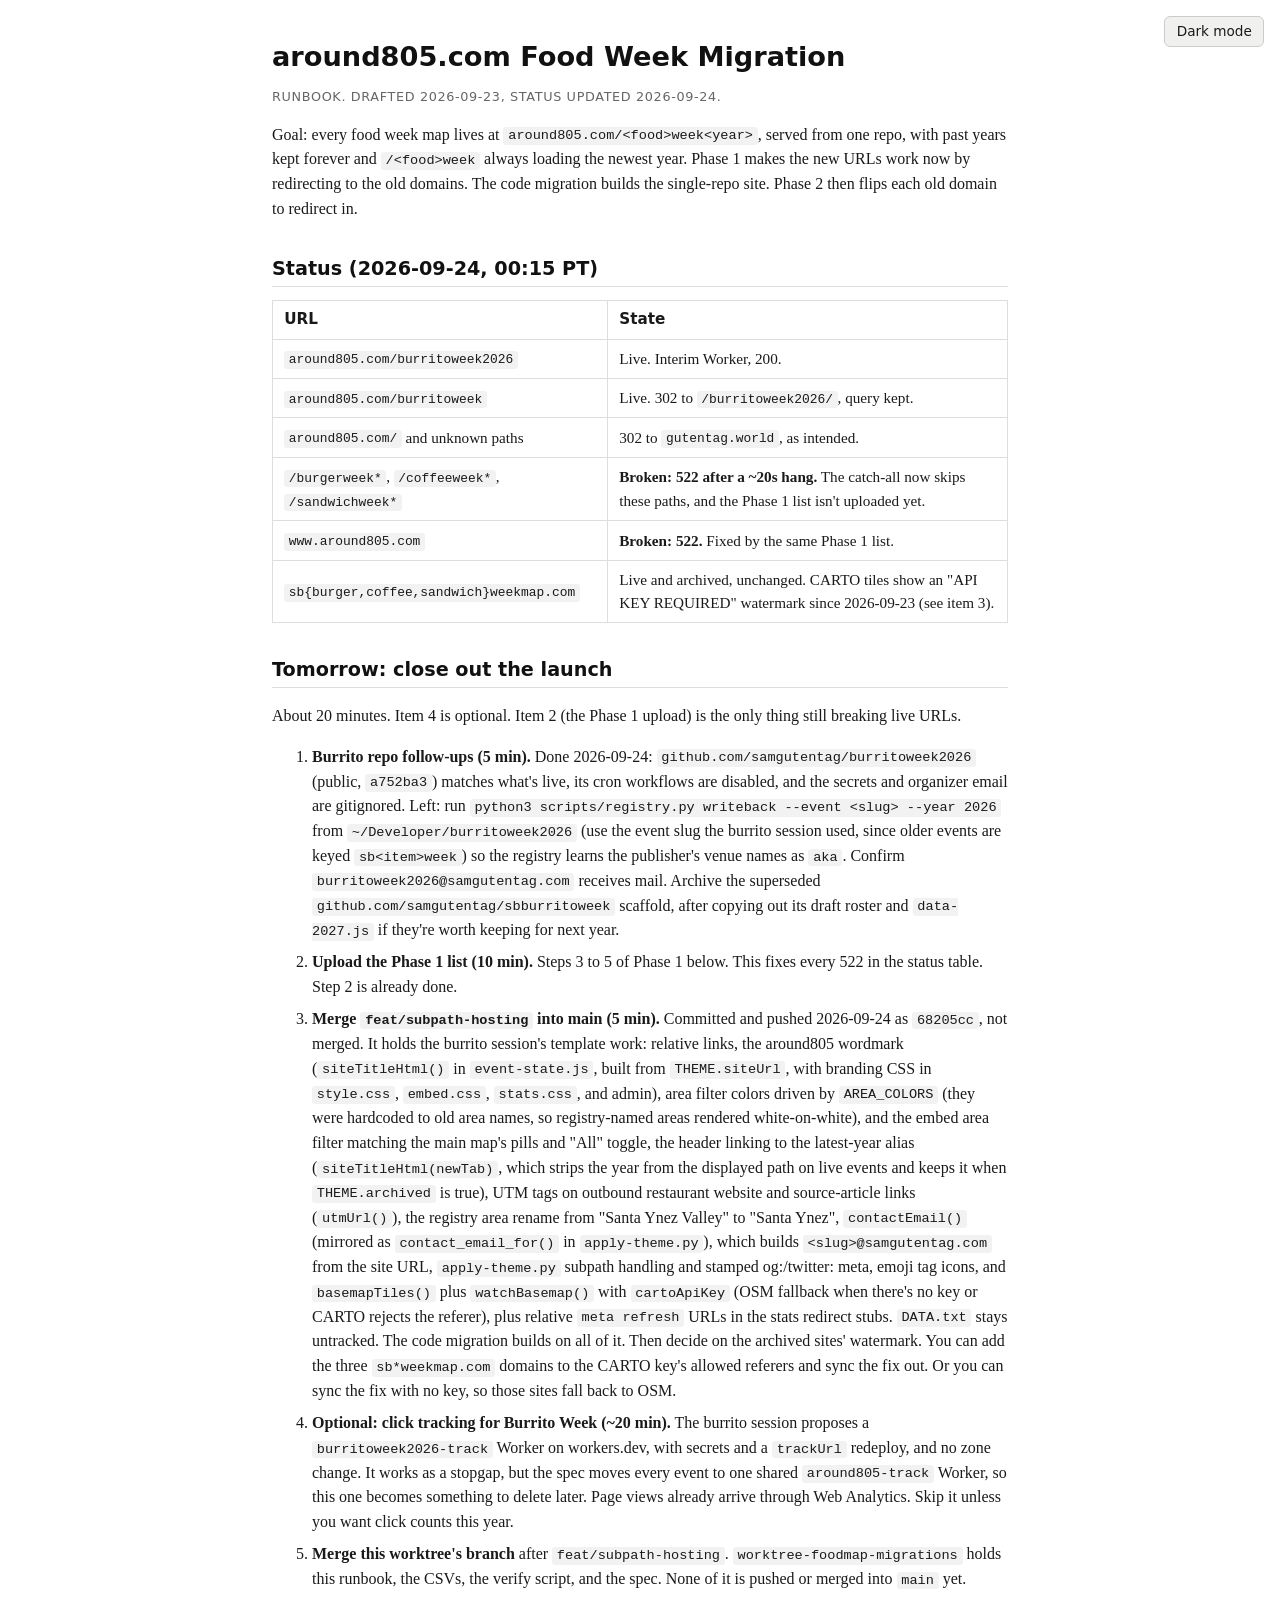
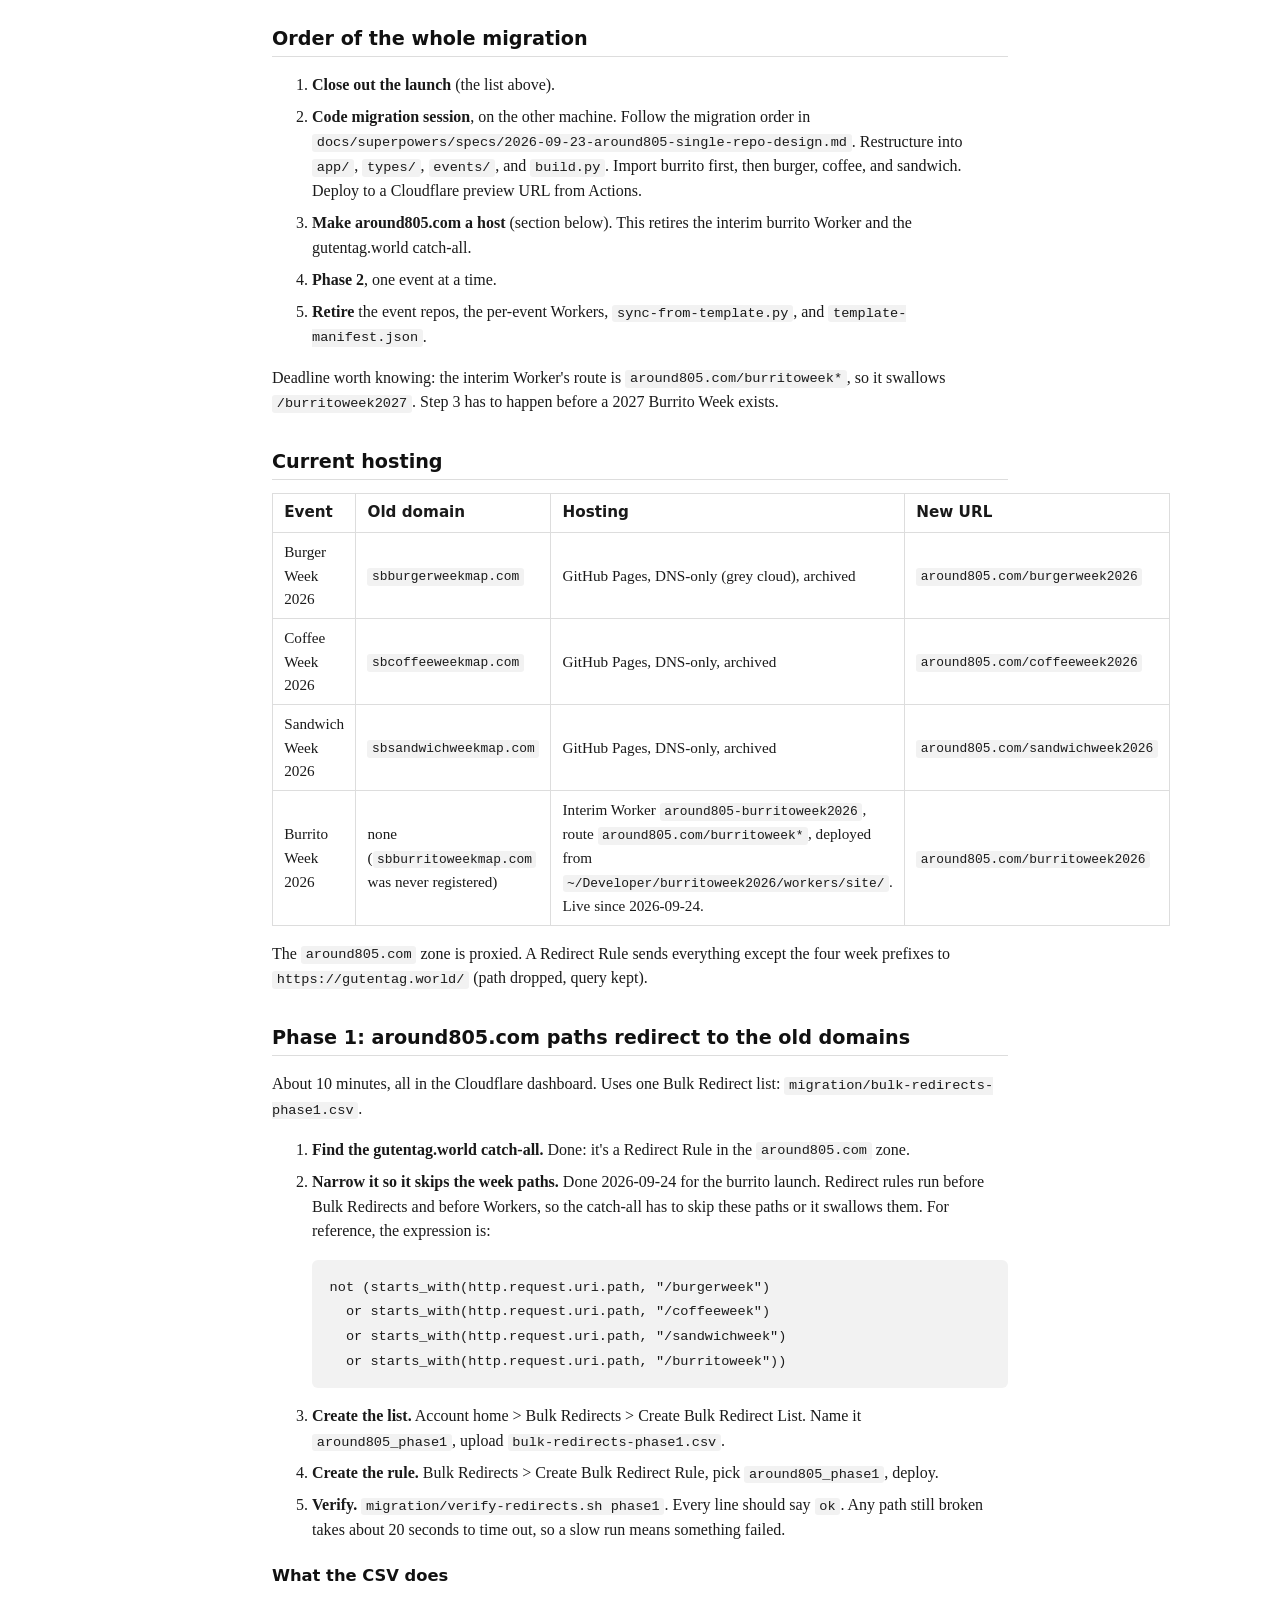
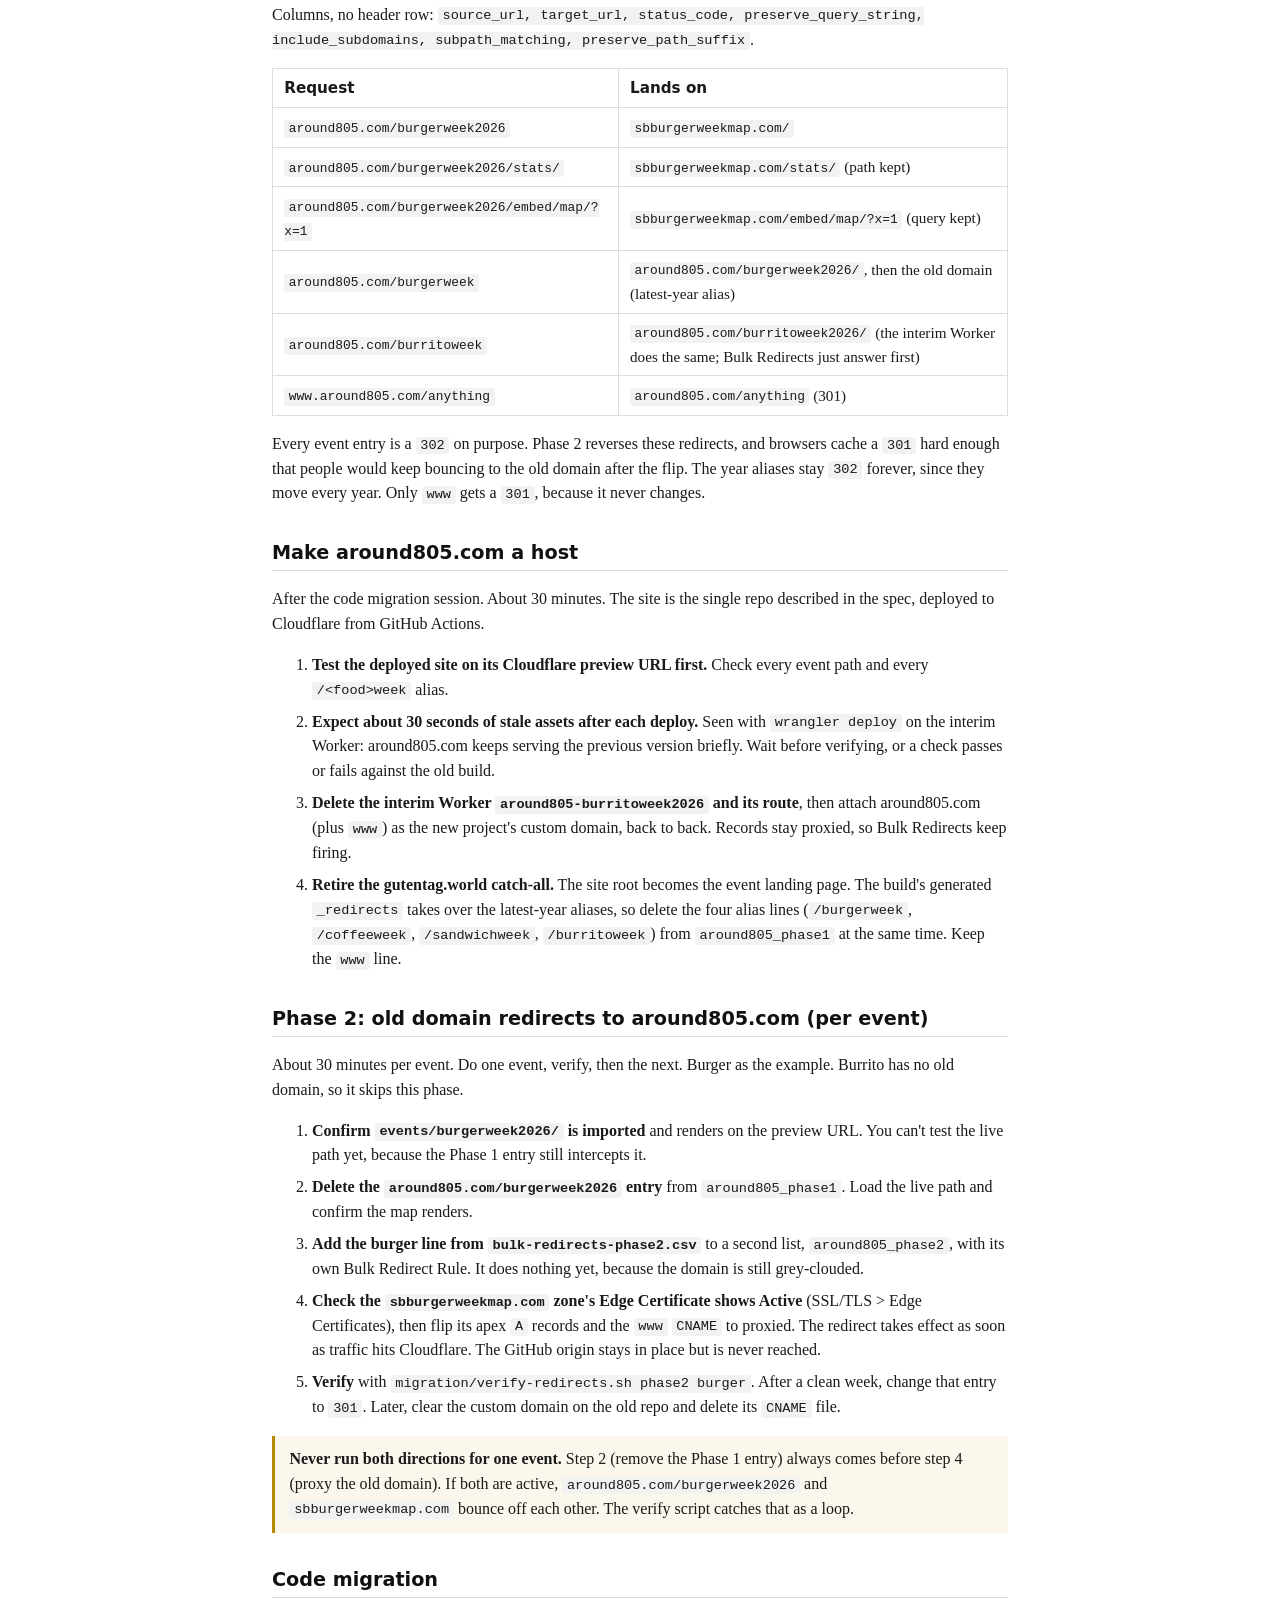
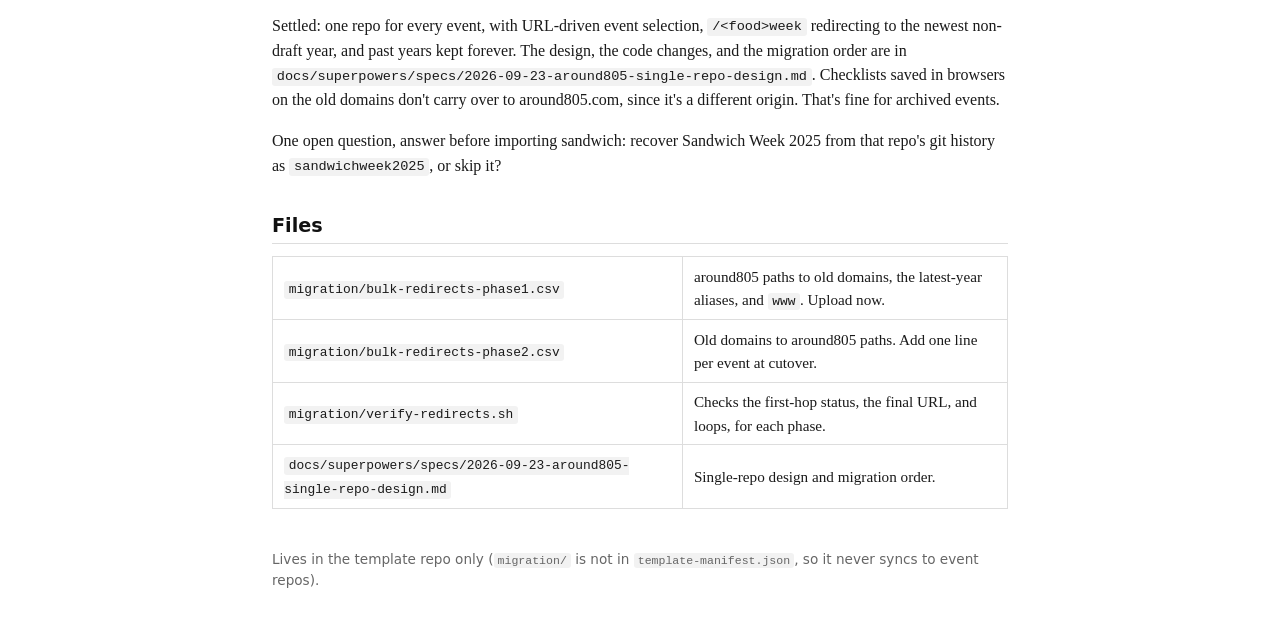
<file: migration/around805-migration.html>
<!DOCTYPE html>
<!--
  Canonical print-ready HTML document template for Sam.
  Source of truth for ALL standalone HTML docs authored under ~/Developer
  (reports, specs, notes, briefs, study guides, checklists, reference).

  Referenced by ~/.claude/CLAUDE.md > Document Format.

  RULES FOR CLAUDE:
  - Use the <style> block, the #theme-toggle button, and the theme <script>
    VERBATIM. Do not restyle, rename variables, reorder, or regenerate them
    from memory. They must look and behave identically in every document.
  - Only replace the <title>, the visible content between the markers, and
    (if needed) ADD new content-specific classes at the END of the <style>
    block. Never edit the theme variables or the toggle chrome.
  - The base rules already encode Sam's conventions: serif body, system-sans
    headings, minimal color, page-break-friendly, no external assets.
  - No em dashes in the content. Preserve any verbatim quoted text exactly.
-->
<html lang="en">
<head>
<meta charset="utf-8">
<meta name="viewport" content="width=device-width, initial-scale=1">
<title>around805.com Food Week Migration</title>
<style>
  /* ===== THEME CHROME — DO NOT EDIT (keep identical across all docs) ===== */
  :root {
    --bg: #fff;
    --text: #1a1a1a;
    --heading: #111;
    --muted: #555;
    --muted2: #444;
    --faint: #666;
    --rule: #ddd;
    --dot: #e2e2e2;
    --code-bg: #f2f2f2;
    --setup-bg: #f6f6f4;
    --setup-border: #e0e0dc;
    --watch-bg: #fbf7ec;
    --watch-border: #b58900;
    --btn-bg: #f0f0ee;
    --btn-border: #ccc;
    --accent: #c9a227;
  }
  html[data-theme="dark"] {
    --bg: #17191d;
    --text: #cfd2d6;
    --heading: #f1f2f4;
    --muted: #9aa0a6;
    --muted2: #b3b8bd;
    --faint: #888e94;
    --rule: #34383e;
    --dot: #2b2f34;
    --code-bg: #262a30;
    --setup-bg: #1e2126;
    --setup-border: #34383e;
    --watch-bg: #241f14;
    --watch-border: #c9a227;
    --btn-bg: #23262b;
    --btn-border: #3a3f45;
  }
  #theme-toggle {
    position: fixed;
    top: 1rem;
    right: 1rem;
    font-family: system-ui, sans-serif;
    font-size: 0.85rem;
    color: var(--text);
    background: var(--btn-bg);
    border: 1px solid var(--btn-border);
    border-radius: 6px;
    padding: 0.4rem 0.7rem;
    cursor: pointer;
    z-index: 10;
  }
  #theme-toggle:hover { border-color: var(--faint); }
  /* ===== END THEME CHROME ===== */

  /* ===== BASE DOCUMENT STYLE (Sam's standing conventions) ===== */
  body {
    font-family: Georgia, 'Times New Roman', serif;
    font-size: 16px;
    line-height: 1.55;
    color: var(--text);
    max-width: 46rem;
    margin: 2.5rem auto;
    padding: 0 1.5rem;
    background: var(--bg);
    transition: background 0.15s ease, color 0.15s ease;
  }
  h1, h2, h3 {
    font-family: system-ui, -apple-system, 'Segoe UI', sans-serif;
    line-height: 1.25;
    color: var(--heading);
  }
  h1 { font-size: 1.7rem; margin: 0 0 0.25rem; }
  h2 {
    font-size: 1.2rem;
    margin: 2.2rem 0 0.6rem;
    padding-bottom: 0.3rem;
    border-bottom: 1px solid var(--rule);
    page-break-after: avoid;
  }
  h3 { font-size: 1.02rem; margin: 1.5rem 0 0.4rem; }
  p, li { color: var(--text); }
  a { color: inherit; text-decoration: underline; text-decoration-color: var(--accent); }
  code {
    font-family: 'SF Mono', ui-monospace, Menlo, monospace;
    font-size: 0.85em;
    background: var(--code-bg);
    padding: 0.1em 0.35em;
    border-radius: 3px;
  }
  pre {
    background: var(--code-bg);
    padding: 0.9rem 1.1rem;
    border-radius: 6px;
    overflow-x: auto;
    page-break-inside: avoid;
  }
  pre code { background: none; padding: 0; }
  blockquote {
    border-left: 3px solid var(--watch-border);
    background: var(--watch-bg);
    margin: 0.8rem 0;
    padding: 0.7rem 0.9rem;
    page-break-inside: avoid;
  }
  table { border-collapse: collapse; width: 100%; margin: 0.8rem 0; page-break-inside: avoid; }
  th, td { border: 1px solid var(--rule); padding: 0.45rem 0.7rem; text-align: left; font-size: 0.95rem; }
  th { font-family: system-ui, sans-serif; }
  .meta { margin-top: 2.5rem; color: var(--faint); font-size: 0.85rem; font-family: system-ui, sans-serif; }
  /* ===== END BASE ===== */

  /* ===== PRINT: force clean light, hide the toggle ===== */
  @media print {
    :root { --bg:#fff; --text:#1a1a1a; --heading:#111; --setup-bg:#f6f6f4; --watch-bg:#fbf7ec; --code-bg:#f2f2f2; }
    body { margin: 0; font-size: 12pt; }
    blockquote, pre { background: none; }
    #theme-toggle { display: none; }
  }

  /* ===== Document-specific styles may be ADDED below this line ===== */
  .phase { font-family: system-ui, sans-serif; font-size: 0.8rem; color: var(--faint); text-transform: uppercase; letter-spacing: 0.05em; }
  ol li { margin-bottom: 0.45rem; }
</style>
</head>
<body>

<button id="theme-toggle" type="button" aria-label="Toggle dark mode">Light mode</button>

<!-- ===== CONTENT START ===== -->
<h1>around805.com Food Week Migration</h1>
<p class="phase">Runbook. Drafted 2026-09-23, status updated 2026-09-24.</p>

<p>Goal: every food week map lives at <code>around805.com/&lt;food&gt;week&lt;year&gt;</code>, served from one repo, with past years kept forever and <code>/&lt;food&gt;week</code> always loading the newest year. Phase 1 makes the new URLs work now by redirecting to the old domains. The code migration builds the single-repo site. Phase 2 then flips each old domain to redirect in.</p>

<h2>Status (2026-09-24, 00:15 PT)</h2>
<table>
  <tr><th>URL</th><th>State</th></tr>
  <tr><td><code>around805.com/burritoweek2026</code></td><td>Live. Interim Worker, 200.</td></tr>
  <tr><td><code>around805.com/burritoweek</code></td><td>Live. 302 to <code>/burritoweek2026/</code>, query kept.</td></tr>
  <tr><td><code>around805.com/</code> and unknown paths</td><td>302 to <code>gutentag.world</code>, as intended.</td></tr>
  <tr><td><code>/burgerweek*</code>, <code>/coffeeweek*</code>, <code>/sandwichweek*</code></td><td><strong>Broken: 522 after a ~20s hang.</strong> The catch-all now skips these paths, and the Phase 1 list isn't uploaded yet.</td></tr>
  <tr><td><code>www.around805.com</code></td><td><strong>Broken: 522.</strong> Fixed by the same Phase 1 list.</td></tr>
  <tr><td><code>sb{burger,coffee,sandwich}weekmap.com</code></td><td>Live and archived, unchanged. CARTO tiles show an "API KEY REQUIRED" watermark since 2026-09-23 (see item 3).</td></tr>
</table>

<h2>Tomorrow: close out the launch</h2>
<p>About 20 minutes. Item 4 is optional. Item 2 (the Phase 1 upload) is the only thing still breaking live URLs.</p>
<ol>
  <li><strong>Burrito repo follow-ups (5 min).</strong> Done 2026-09-24: <code>github.com/samgutentag/burritoweek2026</code> (public, <code>a752ba3</code>) matches what's live, its cron workflows are disabled, and the secrets and organizer email are gitignored. Left: run <code>python3 scripts/registry.py writeback --event &lt;slug&gt; --year 2026</code> from <code>~/Developer/burritoweek2026</code> (use the event slug the burrito session used, since older events are keyed <code>sb&lt;item&gt;week</code>) so the registry learns the publisher's venue names as <code>aka</code>. Confirm <code>burritoweek2026@samgutentag.com</code> receives mail. Archive the superseded <code>github.com/samgutentag/sbburritoweek</code> scaffold, after copying out its draft roster and <code>data-2027.js</code> if they're worth keeping for next year.</li>
  <li><strong>Upload the Phase 1 list (10 min).</strong> Steps 3 to 5 of Phase 1 below. This fixes every 522 in the status table. Step 2 is already done.</li>
  <li><strong>Merge <code>feat/subpath-hosting</code> into main (5 min).</strong> Committed and pushed 2026-09-24 as <code>68205cc</code>, not merged. It holds the burrito session's template work: relative links, the around805 wordmark (<code>siteTitleHtml()</code> in <code>event-state.js</code>, built from <code>THEME.siteUrl</code>, with branding CSS in <code>style.css</code>, <code>embed.css</code>, <code>stats.css</code>, and admin), area filter colors driven by <code>AREA_COLORS</code> (they were hardcoded to old area names, so registry-named areas rendered white-on-white), and the embed area filter matching the main map's pills and "All" toggle, the header linking to the latest-year alias (<code>siteTitleHtml(newTab)</code>, which strips the year from the displayed path on live events and keeps it when <code>THEME.archived</code> is true), UTM tags on outbound restaurant website and source-article links (<code>utmUrl()</code>), the registry area rename from "Santa Ynez Valley" to "Santa Ynez", <code>contactEmail()</code> (mirrored as <code>contact_email_for()</code> in <code>apply-theme.py</code>), which builds <code>&lt;slug&gt;@samgutentag.com</code> from the site URL, <code>apply-theme.py</code> subpath handling and stamped og:/twitter: meta, emoji tag icons, and <code>basemapTiles()</code> plus <code>watchBasemap()</code> with <code>cartoApiKey</code> (OSM fallback when there's no key or CARTO rejects the referer), plus relative <code>meta refresh</code> URLs in the stats redirect stubs. <code>DATA.txt</code> stays untracked. The code migration builds on all of it. Then decide on the archived sites' watermark. You can add the three <code>sb*weekmap.com</code> domains to the CARTO key's allowed referers and sync the fix out. Or you can sync the fix with no key, so those sites fall back to OSM.</li>
  <li><strong>Optional: click tracking for Burrito Week (~20 min).</strong> The burrito session proposes a <code>burritoweek2026-track</code> Worker on workers.dev, with secrets and a <code>trackUrl</code> redeploy, and no zone change. It works as a stopgap, but the spec moves every event to one shared <code>around805-track</code> Worker, so this one becomes something to delete later. Page views already arrive through Web Analytics. Skip it unless you want click counts this year.</li>
  <li><strong>Merge this worktree's branch</strong> after <code>feat/subpath-hosting</code>. <code>worktree-foodmap-migrations</code> holds this runbook, the CSVs, the verify script, and the spec. None of it is pushed or merged into <code>main</code> yet.</li>
</ol>

<h2>Order of the whole migration</h2>
<ol>
  <li><strong>Close out the launch</strong> (the list above).</li>
  <li><strong>Code migration session</strong>, on the other machine. Follow the migration order in <code>docs/superpowers/specs/2026-09-23-around805-single-repo-design.md</code>. Restructure into <code>app/</code>, <code>types/</code>, <code>events/</code>, and <code>build.py</code>. Import burrito first, then burger, coffee, and sandwich. Deploy to a Cloudflare preview URL from Actions.</li>
  <li><strong>Make around805.com a host</strong> (section below). This retires the interim burrito Worker and the gutentag.world catch-all.</li>
  <li><strong>Phase 2</strong>, one event at a time.</li>
  <li><strong>Retire</strong> the event repos, the per-event Workers, <code>sync-from-template.py</code>, and <code>template-manifest.json</code>.</li>
</ol>
<p>Deadline worth knowing: the interim Worker's route is <code>around805.com/burritoweek*</code>, so it swallows <code>/burritoweek2027</code>. Step 3 has to happen before a 2027 Burrito Week exists.</p>

<h2>Current hosting</h2>
<table>
  <tr><th>Event</th><th>Old domain</th><th>Hosting</th><th>New URL</th></tr>
  <tr><td>Burger Week 2026</td><td><code>sbburgerweekmap.com</code></td><td>GitHub Pages, DNS-only (grey cloud), archived</td><td><code>around805.com/burgerweek2026</code></td></tr>
  <tr><td>Coffee Week 2026</td><td><code>sbcoffeeweekmap.com</code></td><td>GitHub Pages, DNS-only, archived</td><td><code>around805.com/coffeeweek2026</code></td></tr>
  <tr><td>Sandwich Week 2026</td><td><code>sbsandwichweekmap.com</code></td><td>GitHub Pages, DNS-only, archived</td><td><code>around805.com/sandwichweek2026</code></td></tr>
  <tr><td>Burrito Week 2026</td><td>none (<code>sbburritoweekmap.com</code> was never registered)</td><td>Interim Worker <code>around805-burritoweek2026</code>, route <code>around805.com/burritoweek*</code>, deployed from <code>~/Developer/burritoweek2026/workers/site/</code>. Live since 2026-09-24.</td><td><code>around805.com/burritoweek2026</code></td></tr>
</table>
<p>The <code>around805.com</code> zone is proxied. A Redirect Rule sends everything except the four week prefixes to <code>https://gutentag.world/</code> (path dropped, query kept).</p>

<h2>Phase 1: around805.com paths redirect to the old domains</h2>
<p>About 10 minutes, all in the Cloudflare dashboard. Uses one Bulk Redirect list: <code>migration/bulk-redirects-phase1.csv</code>.</p>
<ol>
  <li><strong>Find the gutentag.world catch-all.</strong> Done: it's a Redirect Rule in the <code>around805.com</code> zone.</li>
  <li><strong>Narrow it so it skips the week paths.</strong> Done 2026-09-24 for the burrito launch. Redirect rules run before Bulk Redirects and before Workers, so the catch-all has to skip these paths or it swallows them. For reference, the expression is:
<pre><code>not (starts_with(http.request.uri.path, "/burgerweek")
  or starts_with(http.request.uri.path, "/coffeeweek")
  or starts_with(http.request.uri.path, "/sandwichweek")
  or starts_with(http.request.uri.path, "/burritoweek"))</code></pre></li>
  <li><strong>Create the list.</strong> Account home &gt; Bulk Redirects &gt; Create Bulk Redirect List. Name it <code>around805_phase1</code>, upload <code>bulk-redirects-phase1.csv</code>.</li>
  <li><strong>Create the rule.</strong> Bulk Redirects &gt; Create Bulk Redirect Rule, pick <code>around805_phase1</code>, deploy.</li>
  <li><strong>Verify.</strong> <code>migration/verify-redirects.sh phase1</code>. Every line should say <code>ok</code>. Any path still broken takes about 20 seconds to time out, so a slow run means something failed.</li>
</ol>

<h3>What the CSV does</h3>
<p>Columns, no header row: <code>source_url, target_url, status_code, preserve_query_string, include_subdomains, subpath_matching, preserve_path_suffix</code>.</p>
<table>
  <tr><th>Request</th><th>Lands on</th></tr>
  <tr><td><code>around805.com/burgerweek2026</code></td><td><code>sbburgerweekmap.com/</code></td></tr>
  <tr><td><code>around805.com/burgerweek2026/stats/</code></td><td><code>sbburgerweekmap.com/stats/</code> (path kept)</td></tr>
  <tr><td><code>around805.com/burgerweek2026/embed/map/?x=1</code></td><td><code>sbburgerweekmap.com/embed/map/?x=1</code> (query kept)</td></tr>
  <tr><td><code>around805.com/burgerweek</code></td><td><code>around805.com/burgerweek2026/</code>, then the old domain (latest-year alias)</td></tr>
  <tr><td><code>around805.com/burritoweek</code></td><td><code>around805.com/burritoweek2026/</code> (the interim Worker does the same; Bulk Redirects just answer first)</td></tr>
  <tr><td><code>www.around805.com/anything</code></td><td><code>around805.com/anything</code> (301)</td></tr>
</table>
<p>Every event entry is a <code>302</code> on purpose. Phase 2 reverses these redirects, and browsers cache a <code>301</code> hard enough that people would keep bouncing to the old domain after the flip. The year aliases stay <code>302</code> forever, since they move every year. Only <code>www</code> gets a <code>301</code>, because it never changes.</p>

<h2>Make around805.com a host</h2>
<p>After the code migration session. About 30 minutes. The site is the single repo described in the spec, deployed to Cloudflare from GitHub Actions.</p>
<ol>
  <li><strong>Test the deployed site on its Cloudflare preview URL first.</strong> Check every event path and every <code>/&lt;food&gt;week</code> alias.</li>
  <li><strong>Expect about 30 seconds of stale assets after each deploy.</strong> Seen with <code>wrangler deploy</code> on the interim Worker: around805.com keeps serving the previous version briefly. Wait before verifying, or a check passes or fails against the old build.</li>
  <li><strong>Delete the interim Worker <code>around805-burritoweek2026</code> and its route</strong>, then attach around805.com (plus <code>www</code>) as the new project's custom domain, back to back. Records stay proxied, so Bulk Redirects keep firing.</li>
  <li><strong>Retire the gutentag.world catch-all.</strong> The site root becomes the event landing page. The build's generated <code>_redirects</code> takes over the latest-year aliases, so delete the four alias lines (<code>/burgerweek</code>, <code>/coffeeweek</code>, <code>/sandwichweek</code>, <code>/burritoweek</code>) from <code>around805_phase1</code> at the same time. Keep the <code>www</code> line.</li>
</ol>

<h2>Phase 2: old domain redirects to around805.com (per event)</h2>
<p>About 30 minutes per event. Do one event, verify, then the next. Burger as the example. Burrito has no old domain, so it skips this phase.</p>
<ol>
  <li><strong>Confirm <code>events/burgerweek2026/</code> is imported</strong> and renders on the preview URL. You can't test the live path yet, because the Phase 1 entry still intercepts it.</li>
  <li><strong>Delete the <code>around805.com/burgerweek2026</code> entry</strong> from <code>around805_phase1</code>. Load the live path and confirm the map renders.</li>
  <li><strong>Add the burger line from <code>bulk-redirects-phase2.csv</code></strong> to a second list, <code>around805_phase2</code>, with its own Bulk Redirect Rule. It does nothing yet, because the domain is still grey-clouded.</li>
  <li><strong>Check the <code>sbburgerweekmap.com</code> zone's Edge Certificate shows Active</strong> (SSL/TLS &gt; Edge Certificates), then flip its apex <code>A</code> records and the <code>www</code> <code>CNAME</code> to proxied. The redirect takes effect as soon as traffic hits Cloudflare. The GitHub origin stays in place but is never reached.</li>
  <li><strong>Verify</strong> with <code>migration/verify-redirects.sh phase2 burger</code>. After a clean week, change that entry to <code>301</code>. Later, clear the custom domain on the old repo and delete its <code>CNAME</code> file.</li>
</ol>
<blockquote><strong>Never run both directions for one event.</strong> Step 2 (remove the Phase 1 entry) always comes before step 4 (proxy the old domain). If both are active, <code>around805.com/burgerweek2026</code> and <code>sbburgerweekmap.com</code> bounce off each other. The verify script catches that as a loop.</blockquote>

<h2>Code migration</h2>
<p>Settled: one repo for every event, with URL-driven event selection, <code>/&lt;food&gt;week</code> redirecting to the newest non-draft year, and past years kept forever. The design, the code changes, and the migration order are in <code>docs/superpowers/specs/2026-09-23-around805-single-repo-design.md</code>. Checklists saved in browsers on the old domains don't carry over to around805.com, since it's a different origin. That's fine for archived events.</p>
<p>One open question, answer before importing sandwich: recover Sandwich Week 2025 from that repo's git history as <code>sandwichweek2025</code>, or skip it?</p>

<h2>Files</h2>
<table>
  <tr><td><code>migration/bulk-redirects-phase1.csv</code></td><td>around805 paths to old domains, the latest-year aliases, and <code>www</code>. Upload now.</td></tr>
  <tr><td><code>migration/bulk-redirects-phase2.csv</code></td><td>Old domains to around805 paths. Add one line per event at cutover.</td></tr>
  <tr><td><code>migration/verify-redirects.sh</code></td><td>Checks the first-hop status, the final URL, and loops, for each phase.</td></tr>
  <tr><td><code>docs/superpowers/specs/2026-09-23-around805-single-repo-design.md</code></td><td>Single-repo design and migration order.</td></tr>
</table>

<p class="meta">Lives in the template repo only (<code>migration/</code> is not in <code>template-manifest.json</code>, so it never syncs to event repos).</p>
<!-- ===== CONTENT END ===== -->

<script>
  /* ===== THEME SCRIPT — DO NOT EDIT (keep identical across all docs) ===== */
  (function () {
    var root = document.documentElement;
    var btn = document.getElementById('theme-toggle');
    var stored = null;
    try { stored = localStorage.getItem('doc-theme'); } catch (e) {}
    var systemDark = window.matchMedia && window.matchMedia('(prefers-color-scheme: dark)').matches;
    var theme = stored || (systemDark ? 'dark' : 'light');

    function apply(t) {
      root.setAttribute('data-theme', t);
      btn.textContent = t === 'dark' ? 'Light mode' : 'Dark mode';
    }
    apply(theme);

    btn.addEventListener('click', function () {
      theme = root.getAttribute('data-theme') === 'dark' ? 'light' : 'dark';
      apply(theme);
      try { localStorage.setItem('doc-theme', theme); } catch (e) {}
    });
  })();
  /* ===== END THEME SCRIPT ===== */
</script>

</body>
</html>
</file>
